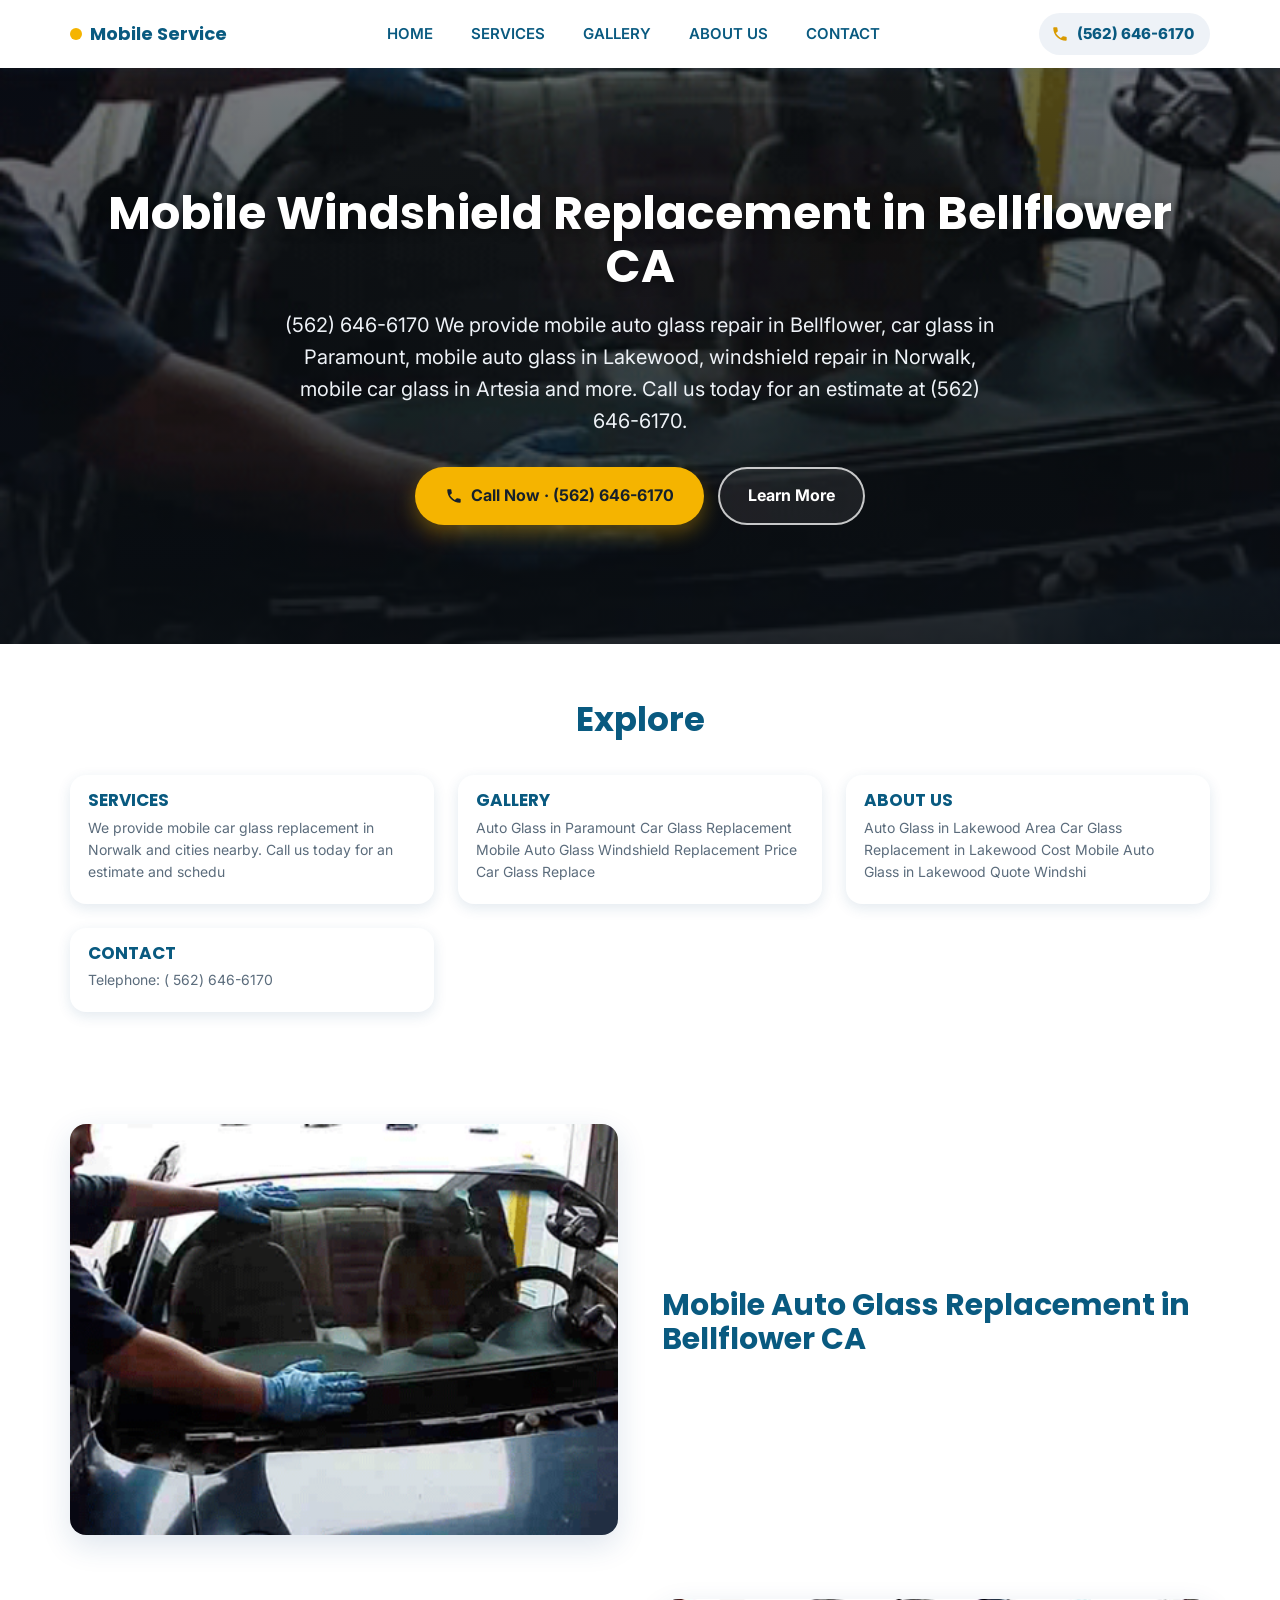
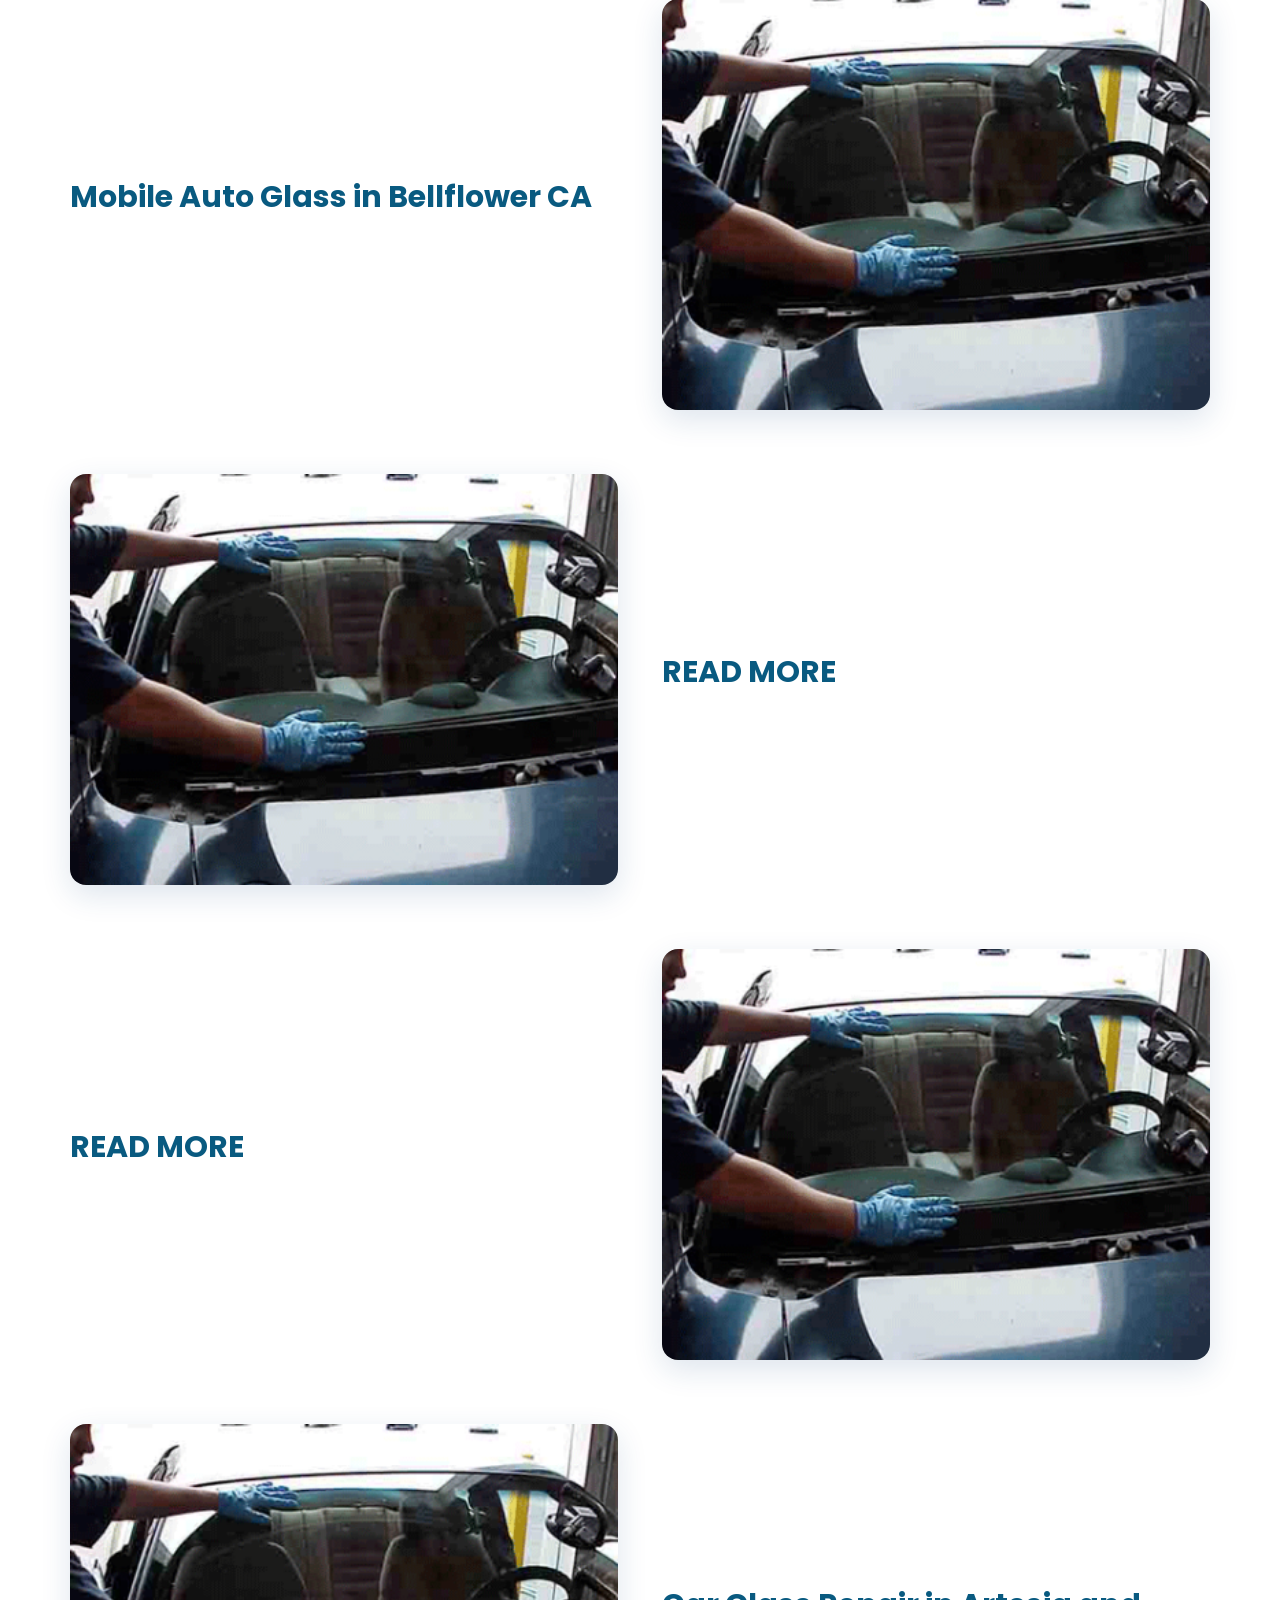
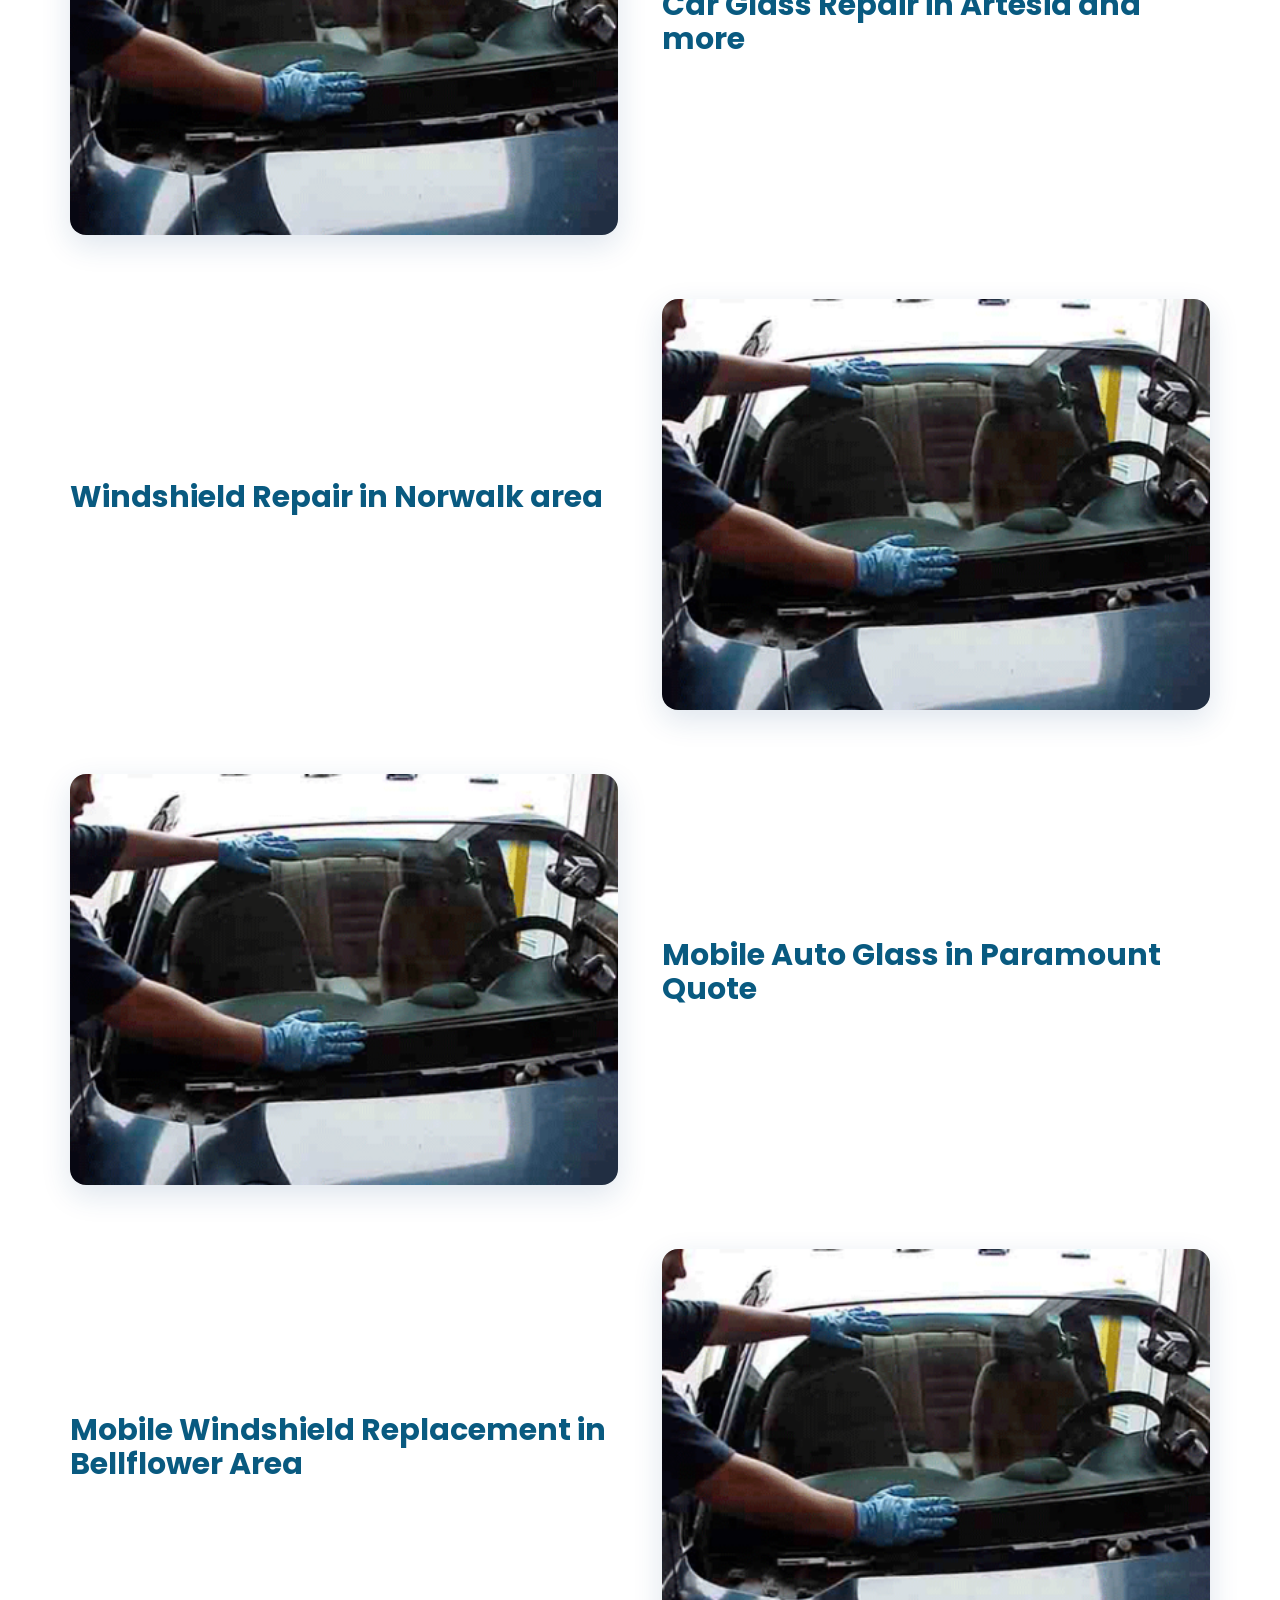
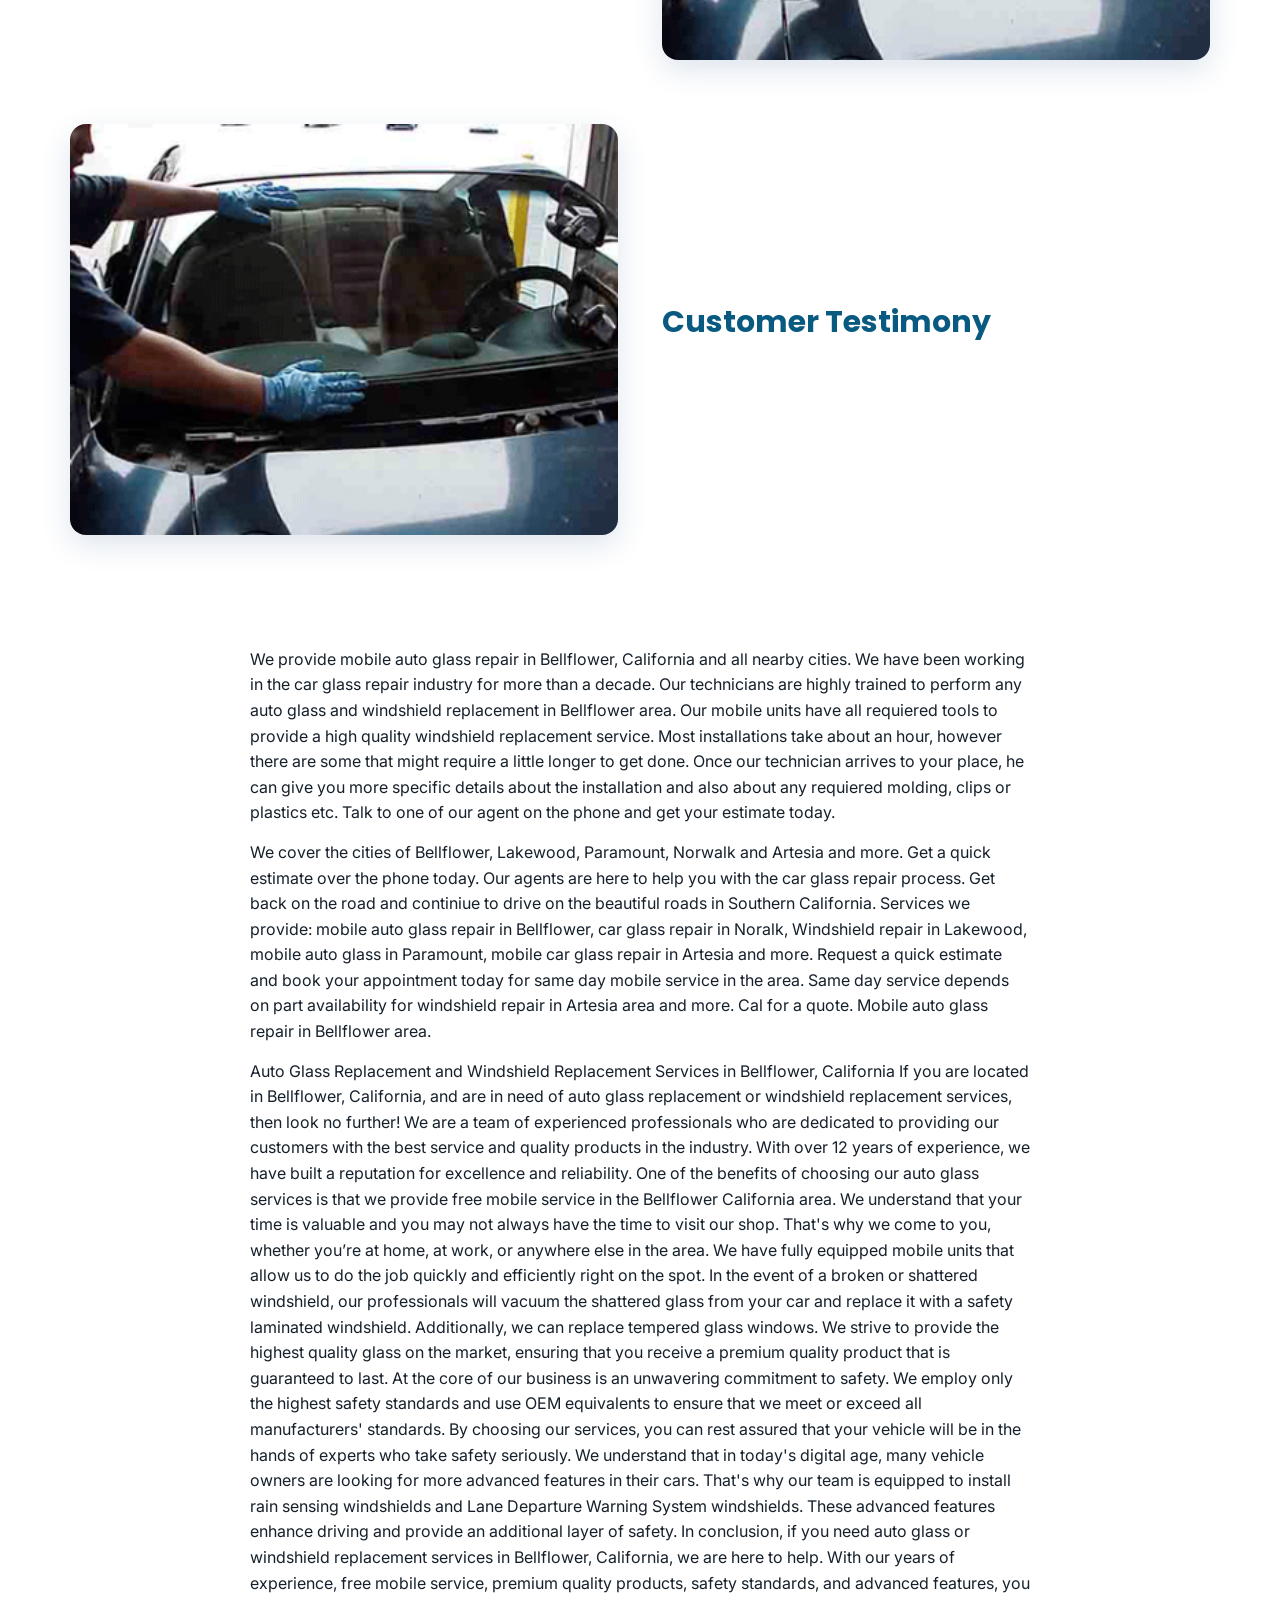
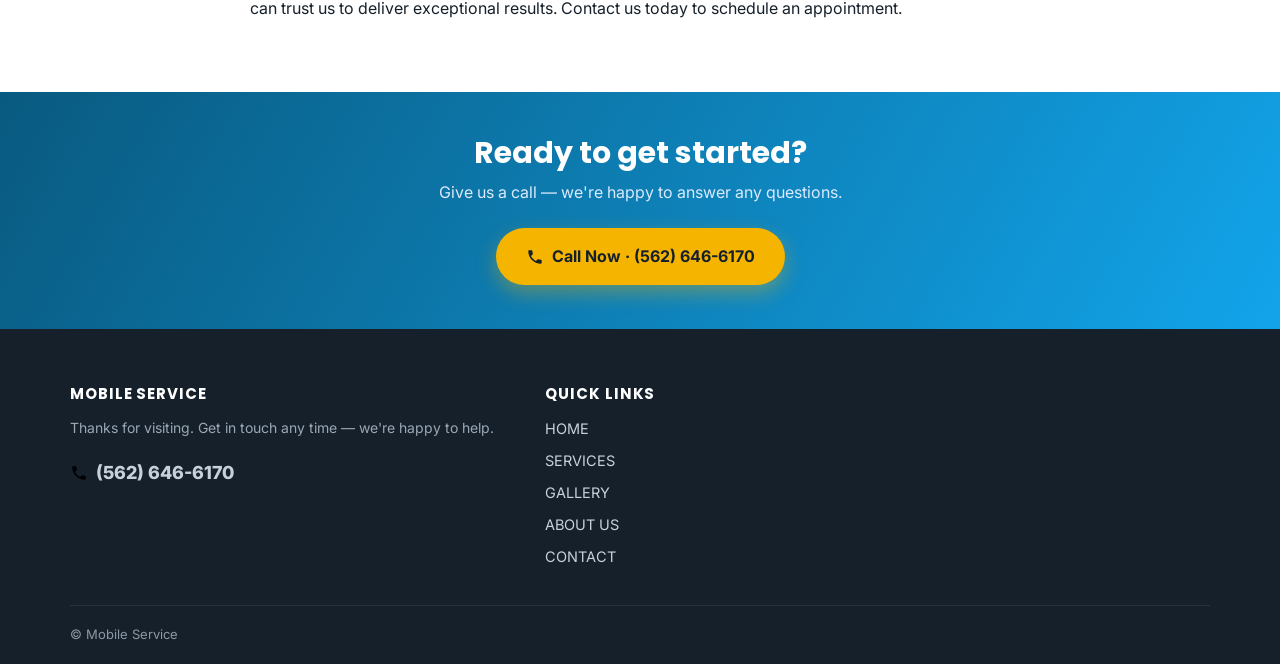
<file: index.html>
<!DOCTYPE html>
<html lang="en">
<head>
<meta charset="utf-8"/>
<meta name="viewport" content="width=device-width, initial-scale=1"/>
<title>Mobile Auto Glass Repair in Bellflower and Mobile Car Windshield Replacement in Bellflower</title>
<meta name="description" content="(562) 646-6170 We provide mobile auto glass repair in Bellflower, car glass in Paramount, mobile auto glass in Lakewood, windshield repair in Norwalk, mobile car glass in Artesia and more. Call us today for an estimate at (562) 646-6170."/>
<link rel="preconnect" href="https://fonts.googleapis.com">
<link href="assets/redesign.css" rel="stylesheet"/>
</head>
<body>

<header class="site-header">
  <div class="header-bar">
    <a href="index.html" class="brand"><span class="dot"></span>Mobile Service</a>
    <nav class="main-nav"><a href="index.html">HOME</a><a href="windshield-repair-in-norwalk.html">SERVICES</a><a href="windshield-repair-in-paramount.html">GALLERY</a><a href="windshield-repair-in-lakewood.html">ABOUT US</a><a href="windshield-repair-in-artesia.html">CONTACT</a></nav>
    <div class="header-cta">
      <a class="phone-pill" href="tel:5626466170"><svg viewBox="0 0 24 24"><path d="M6.6 10.8c1.4 2.8 3.8 5.1 6.6 6.6l2.2-2.2c.3-.3.7-.4 1-.2 1.1.4 2.3.6 3.5.6.6 0 1 .4 1 1V20c0 .6-.4 1-1 1C10.6 21 3 13.4 3 4c0-.6.4-1 1-1h3.5c.6 0 1 .4 1 1 0 1.2.2 2.4.6 3.5.1.4 0 .8-.3 1L6.6 10.8z"/></svg><span class="btn-label">(562) 646-6170</span></a>
      <button class="nav-toggle" aria-label="Open menu"><span></span><span></span><span></span></button>
    </div>
  </div>
  <div class="nav-backdrop"></div>
</header>


<section class="hero" style="background-image:url('images/auto-glass-repair-in-Downey_d400.png')">
  <div class="hero-inner">
    <h1>Mobile Windshield Replacement in Bellflower CA</h1>
    <p class="lead">(562) 646-6170 We provide mobile auto glass repair in Bellflower, car glass in Paramount, mobile auto glass in Lakewood, windshield repair in Norwalk, mobile car glass in Artesia and more. Call us today for an estimate at (562) 646-6170.</p>
    <div class="hero-actions">
      <a class="btn btn-accent" href="tel:5626466170"><svg viewBox="0 0 24 24"><path d="M6.6 10.8c1.4 2.8 3.8 5.1 6.6 6.6l2.2-2.2c.3-.3.7-.4 1-.2 1.1.4 2.3.6 3.5.6.6 0 1 .4 1 1V20c0 .6-.4 1-1 1C10.6 21 3 13.4 3 4c0-.6.4-1 1-1h3.5c.6 0 1 .4 1 1 0 1.2.2 2.4.6 3.5.1.4 0 .8-.3 1L6.6 10.8z"/></svg> Call Now &middot; (562) 646-6170</a>
      <a class="btn btn-outline" href="#more">Learn More</a>
    </div>
  </div>
</section>

<section class="section">
  <div class="container">
    <div class="section-head"><h2>Explore</h2></div>
    <div class="grid grid-3">
<a class="card" href="windshield-repair-in-norwalk.html" style="text-decoration:none;">
  <div class="card-body"><h3>SERVICES</h3><p>We provide mobile car glass replacement in Norwalk and cities nearby. Call us today for an estimate and schedu</p></div>
</a>
<a class="card" href="windshield-repair-in-paramount.html" style="text-decoration:none;">
  <div class="card-body"><h3>GALLERY</h3><p>Auto Glass in Paramount Car Glass Replacement Mobile Auto Glass Windshield Replacement Price Car Glass Replace</p></div>
</a>
<a class="card" href="windshield-repair-in-lakewood.html" style="text-decoration:none;">
  <div class="card-body"><h3>ABOUT US</h3><p>Auto Glass in Lakewood Area Car Glass Replacement in Lakewood Cost Mobile Auto Glass in Lakewood Quote Windshi</p></div>
</a>
<a class="card" href="windshield-repair-in-artesia.html" style="text-decoration:none;">
  <div class="card-body"><h3>CONTACT</h3><p>Telephone: ( 562) 646-6170</p></div>
</a></div>
  </div>
</section>
<section class="section" id="more"><div class="container">
<div class="feature-row">
  <div class="feature-media"><img src="images/auto-glass-repair-in-Downey_d400.png" alt="Mobile Auto Glass Replacement in Bellflower CA" loading="lazy"/></div>
  <div class="feature-text">
    <h2>Mobile Auto Glass Replacement in Bellflower CA</h2>
    <p></p>
  </div>
</div>

<div class="feature-row reverse">
  <div class="feature-media"><img src="images/auto-glass-repair-in-Downey_d400.png" alt="Mobile Auto Glass in Bellflower CA" loading="lazy"/></div>
  <div class="feature-text">
    <h2>Mobile Auto Glass in Bellflower CA</h2>
    <p></p>
  </div>
</div>

<div class="feature-row">
  <div class="feature-media"><img src="images/auto-glass-repair-in-Downey_d400.png" alt="READ MORE" loading="lazy"/></div>
  <div class="feature-text">
    <h2>READ MORE</h2>
    <p></p>
  </div>
</div>

<div class="feature-row reverse">
  <div class="feature-media"><img src="images/auto-glass-repair-in-Downey_d400.png" alt="READ MORE" loading="lazy"/></div>
  <div class="feature-text">
    <h2>READ MORE</h2>
    <p></p>
  </div>
</div>

<div class="feature-row">
  <div class="feature-media"><img src="images/auto-glass-repair-in-Downey_d400.png" alt="Car Glass Repair in Artesia and more" loading="lazy"/></div>
  <div class="feature-text">
    <h2>Car Glass Repair in Artesia and more</h2>
    <p></p>
  </div>
</div>

<div class="feature-row reverse">
  <div class="feature-media"><img src="images/auto-glass-repair-in-Downey_d400.png" alt="Windshield Repair in Norwalk area" loading="lazy"/></div>
  <div class="feature-text">
    <h2>Windshield Repair in Norwalk area</h2>
    <p></p>
  </div>
</div>

<div class="feature-row">
  <div class="feature-media"><img src="images/auto-glass-repair-in-Downey_d400.png" alt="Mobile Auto Glass in Paramount Quote" loading="lazy"/></div>
  <div class="feature-text">
    <h2>Mobile Auto Glass in Paramount Quote</h2>
    <p></p>
  </div>
</div>

<div class="feature-row reverse">
  <div class="feature-media"><img src="images/auto-glass-repair-in-Downey_d400.png" alt="Mobile Windshield Replacement in Bellflower Area" loading="lazy"/></div>
  <div class="feature-text">
    <h2>Mobile Windshield Replacement in Bellflower Area</h2>
    <p></p>
  </div>
</div>

<div class="feature-row">
  <div class="feature-media"><img src="images/auto-glass-repair-in-Downey_d400.png" alt="Customer Testimony" loading="lazy"/></div>
  <div class="feature-text">
    <h2>Customer Testimony</h2>
    <p></p>
  </div>
</div>
</div></section><section class="section"><div class="container" style="max-width:820px;"><p>We provide mobile auto glass repair in Bellflower, California and all nearby cities. We have been working in the car glass repair industry for more than a decade. Our technicians are highly trained to perform any auto glass and windshield replacement in Bellflower area. Our mobile units have all requiered tools to provide a high quality windshield replacement service. Most installations take about an hour, however there are some that might require a little longer to get done. Once our technician arrives to your place, he can give you more specific details about the installation and also about any requiered molding, clips or plastics etc. Talk to one of our agent on the phone and get your estimate today.</p><p>We cover the cities of Bellflower, Lakewood, Paramount, Norwalk and Artesia and more. Get a quick estimate over the phone today. Our agents are here to help you with the car glass repair process. Get back on the road and continiue to drive on the beautiful roads in Southern California. Services we provide: mobile auto glass repair in Bellflower, car glass repair in Noralk, Windshield repair in Lakewood, mobile auto glass in Paramount, mobile car glass repair in Artesia and more. Request a quick estimate and book your appointment today for same day mobile service in the area. Same day service depends on part availability for windshield repair in Artesia area and more. Cal for a quote. Mobile auto glass repair in Bellflower area.</p><p>Auto Glass Replacement and Windshield Replacement Services in Bellflower, California If you are located in Bellflower, California, and are in need of auto glass replacement or windshield replacement services, then look no further! We are a team of experienced professionals who are dedicated to providing our customers with the best service and quality products in the industry. With over 12 years of experience, we have built a reputation for excellence and reliability. One of the benefits of choosing our auto glass services is that we provide free mobile service in the Bellflower California area. We understand that your time is valuable and you may not always have the time to visit our shop. That&#x27;s why we come to you, whether you’re at home, at work, or anywhere else in the area. We have fully equipped mobile units that allow us to do the job quickly and efficiently right on the spot. In the event of a broken or shattered windshield, our professionals will vacuum the shattered glass from your car and replace it with a safety laminated windshield. Additionally, we can replace tempered glass windows. We strive to provide the highest quality glass on the market, ensuring that you receive a premium quality product that is guaranteed to last. At the core of our business is an unwavering commitment to safety. We employ only the highest safety standards and use OEM equivalents to ensure that we meet or exceed all manufacturers&#x27; standards. By choosing our services, you can rest assured that your vehicle will be in the hands of experts who take safety seriously. We understand that in today&#x27;s digital age, many vehicle owners are looking for more advanced features in their cars. That&#x27;s why our team is equipped to install rain sensing windshields and Lane Departure Warning System windshields. These advanced features enhance driving and provide an additional layer of safety. In conclusion, if you need auto glass or windshield replacement services in Bellflower, California, we are here to help. With our years of experience, free mobile service, premium quality products, safety standards, and advanced features, you can trust us to deliver exceptional results. Contact us today to schedule an appointment.</p></div></section>
<section class="cta-band">
  <div class="container">
    <h2>Ready to get started?</h2>
    <p>Give us a call — we're happy to answer any questions.</p>
    <a class="btn btn-accent" href="tel:5626466170"><svg viewBox="0 0 24 24"><path d="M6.6 10.8c1.4 2.8 3.8 5.1 6.6 6.6l2.2-2.2c.3-.3.7-.4 1-.2 1.1.4 2.3.6 3.5.6.6 0 1 .4 1 1V20c0 .6-.4 1-1 1C10.6 21 3 13.4 3 4c0-.6.4-1 1-1h3.5c.6 0 1 .4 1 1 0 1.2.2 2.4.6 3.5.1.4 0 .8-.3 1L6.6 10.8z"/></svg> Call Now &middot; (562) 646-6170</a>
  </div>
</section>


<footer class="site-footer">
  <div class="container">
    <div class="footer-grid">
      <div class="footer-brand">
        <h4>Mobile Service</h4>
        <p>Thanks for visiting. Get in touch any time — we're happy to help.</p>
        <a class="footer-phone" href="tel:5626466170"><svg viewBox="0 0 24 24"><path d="M6.6 10.8c1.4 2.8 3.8 5.1 6.6 6.6l2.2-2.2c.3-.3.7-.4 1-.2 1.1.4 2.3.6 3.5.6.6 0 1 .4 1 1V20c0 .6-.4 1-1 1C10.6 21 3 13.4 3 4c0-.6.4-1 1-1h3.5c.6 0 1 .4 1 1 0 1.2.2 2.4.6 3.5.1.4 0 .8-.3 1L6.6 10.8z"/></svg> (562) 646-6170</a>
      </div>
      <div>
        <h4>Quick Links</h4>
        <div class="footer-links"><a href="index.html">HOME</a><a href="windshield-repair-in-norwalk.html">SERVICES</a><a href="windshield-repair-in-paramount.html">GALLERY</a><a href="windshield-repair-in-lakewood.html">ABOUT US</a><a href="windshield-repair-in-artesia.html">CONTACT</a></div>
      </div>
      
    </div>
    <div class="footer-bottom">
      <span>&copy; Mobile Service</span>
    </div>
    
  </div>
</footer>

<script src="assets/redesign.js"></script>
</body>
</html>
</file>
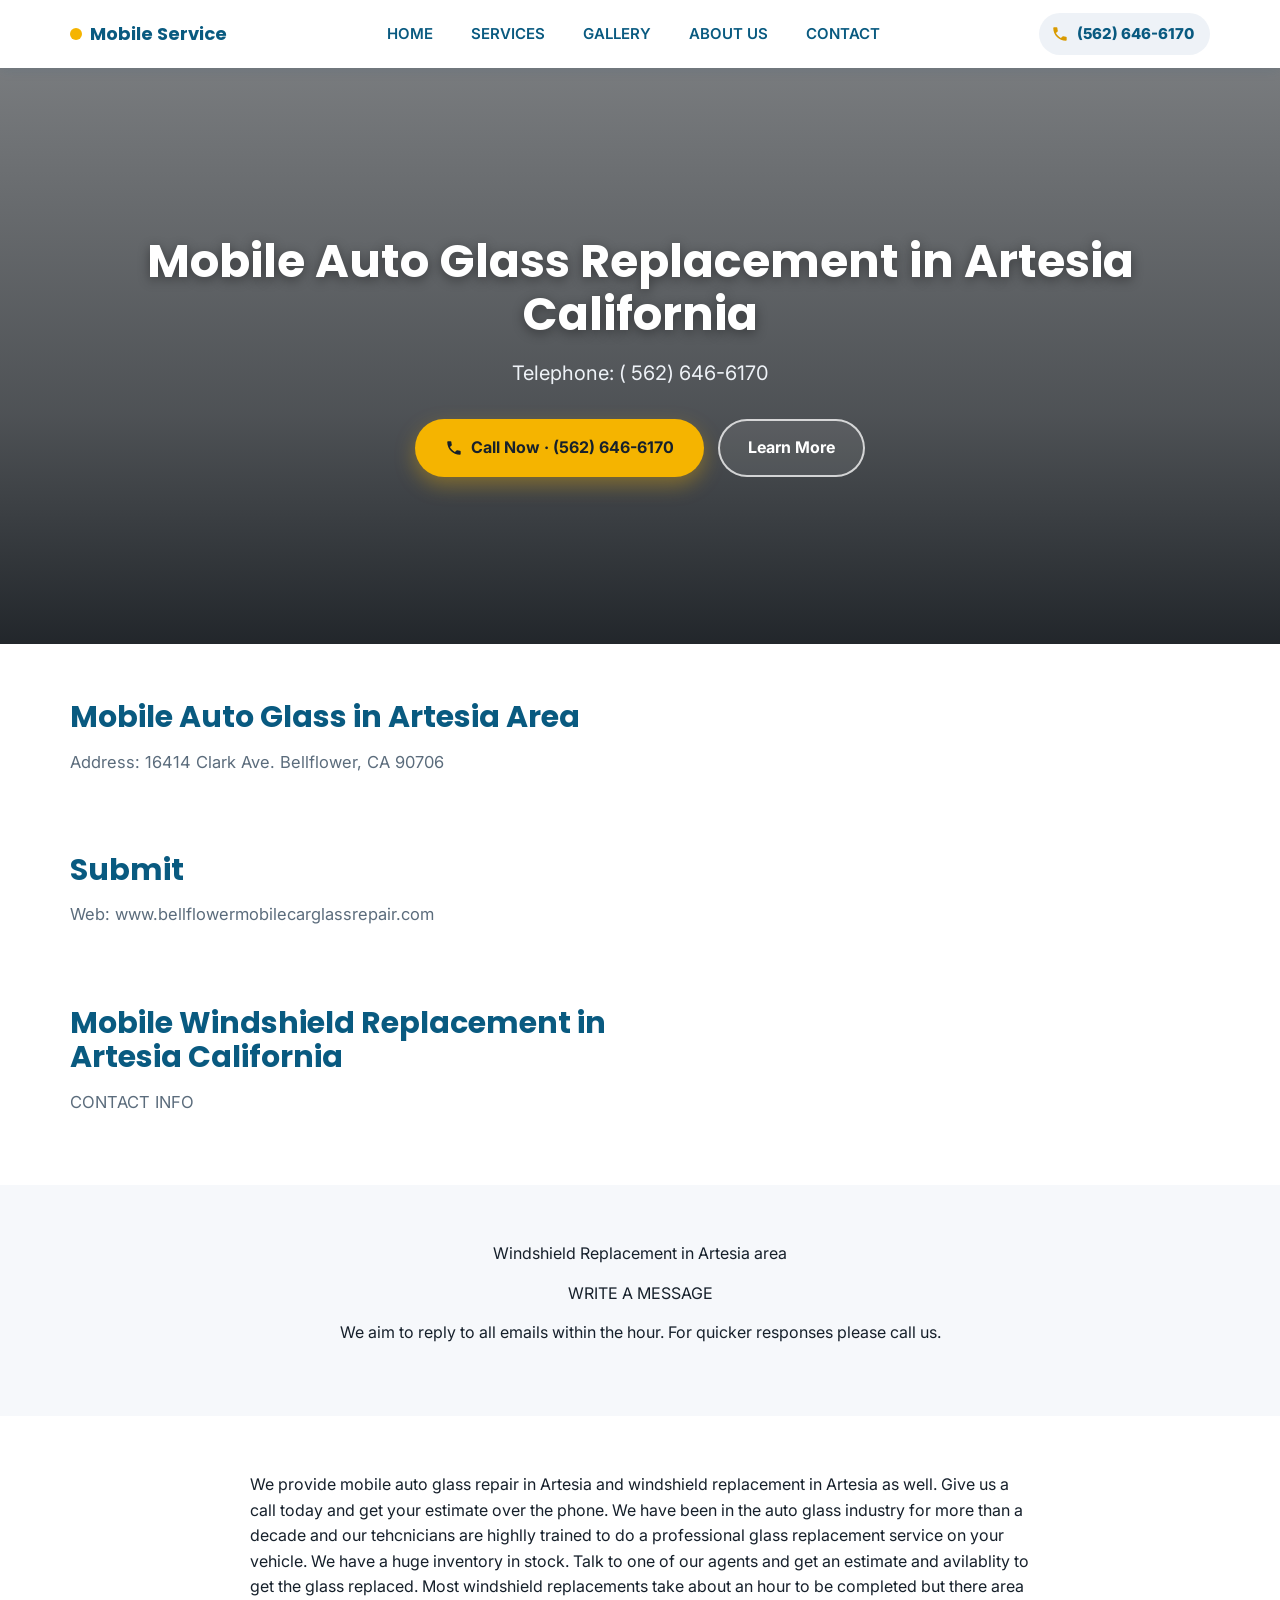
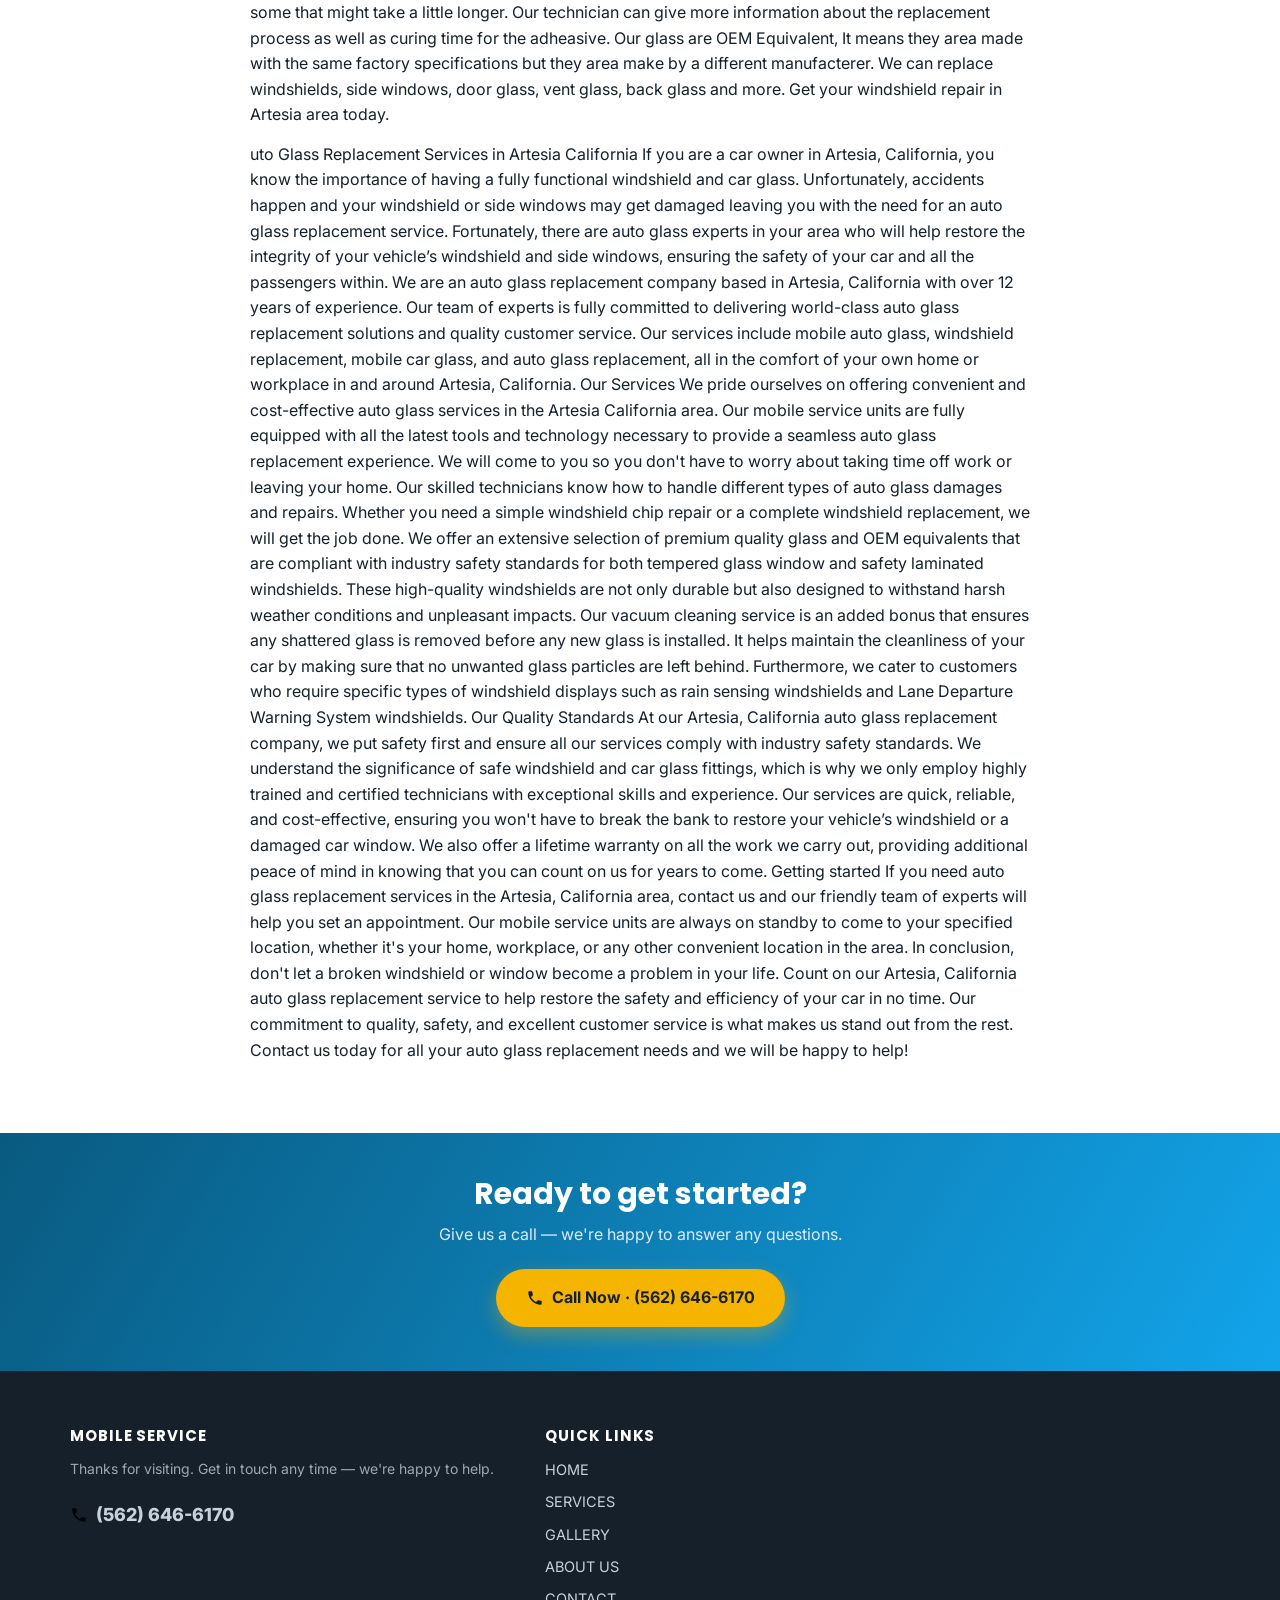
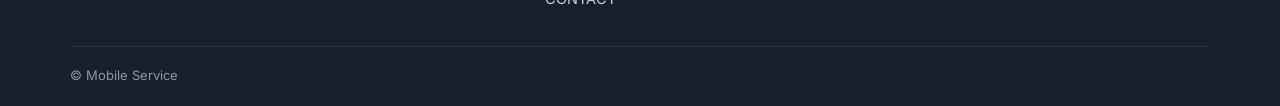
<file: windshield-repair-in-artesia.html>
<!DOCTYPE html>
<html lang="en">
<head>
<meta charset="utf-8"/>
<meta name="viewport" content="width=device-width, initial-scale=1"/>
<title>Mobile Auto Glass Repair in Artesia and Windshield Replacement</title>
<meta name="description" content="(562) 646-6170 We provide mobile auto glass repair in Artesia area and cities nearby. We cover all Los Angeles County and Orange County. We are able to provide same day service when we have the part in stock and we have availability to do it. Give us a call today and we will be happy to assist you with the windshield replacement service."/>
<link rel="preconnect" href="https://fonts.googleapis.com">
<link href="assets/redesign.css" rel="stylesheet"/>
</head>
<body>

<header class="site-header">
  <div class="header-bar">
    <a href="index.html" class="brand"><span class="dot"></span>Mobile Service</a>
    <nav class="main-nav"><a href="index.html">HOME</a><a href="windshield-repair-in-norwalk.html">SERVICES</a><a href="windshield-repair-in-paramount.html">GALLERY</a><a href="windshield-repair-in-lakewood.html">ABOUT US</a><a href="windshield-repair-in-artesia.html">CONTACT</a></nav>
    <div class="header-cta">
      <a class="phone-pill" href="tel:5626466170"><svg viewBox="0 0 24 24"><path d="M6.6 10.8c1.4 2.8 3.8 5.1 6.6 6.6l2.2-2.2c.3-.3.7-.4 1-.2 1.1.4 2.3.6 3.5.6.6 0 1 .4 1 1V20c0 .6-.4 1-1 1C10.6 21 3 13.4 3 4c0-.6.4-1 1-1h3.5c.6 0 1 .4 1 1 0 1.2.2 2.4.6 3.5.1.4 0 .8-.3 1L6.6 10.8z"/></svg><span class="btn-label">(562) 646-6170</span></a>
      <button class="nav-toggle" aria-label="Open menu"><span></span><span></span><span></span></button>
    </div>
  </div>
  <div class="nav-backdrop"></div>
</header>


<section class="hero">
  <div class="hero-inner">
    <h1>Mobile Auto Glass Replacement in Artesia California</h1>
    <p class="lead">Telephone: ( 562) 646-6170</p>
    <div class="hero-actions">
      <a class="btn btn-accent" href="tel:5626466170"><svg viewBox="0 0 24 24"><path d="M6.6 10.8c1.4 2.8 3.8 5.1 6.6 6.6l2.2-2.2c.3-.3.7-.4 1-.2 1.1.4 2.3.6 3.5.6.6 0 1 .4 1 1V20c0 .6-.4 1-1 1C10.6 21 3 13.4 3 4c0-.6.4-1 1-1h3.5c.6 0 1 .4 1 1 0 1.2.2 2.4.6 3.5.1.4 0 .8-.3 1L6.6 10.8z"/></svg> Call Now &middot; (562) 646-6170</a>
      <a class="btn btn-outline" href="#more">Learn More</a>
    </div>
  </div>
</section>
<section class="section" id="more"><div class="container">
<div class="feature-row">
  
  <div class="feature-text">
    <h2>Mobile Auto Glass in Artesia Area</h2>
    <p>Address: 16414 Clark Ave. Bellflower, CA 90706</p>
  </div>
</div>

<div class="feature-row reverse">
  
  <div class="feature-text">
    <h2>Submit</h2>
    <p>Web: www.bellflowermobilecarglassrepair.com</p>
  </div>
</div>

<div class="feature-row">
  
  <div class="feature-text">
    <h2>Mobile Windshield Replacement in Artesia California</h2>
    <p>CONTACT INFO</p>
  </div>
</div>
</div></section><section class="section section-alt"><div class="container" style="max-width:820px; text-align:center;"><p>Windshield Replacement in Artesia area</p><p>WRITE A MESSAGE</p><p>We aim to reply to all emails within the hour. For quicker responses please call us.</p></div></section><section class="section"><div class="container" style="max-width:820px;"><p>We provide mobile auto glass repair in Artesia and windshield replacement in Artesia as well. Give us a call today and get your estimate over the phone. We have been in the auto glass industry for more than a decade and our tehcnicians are highlly trained to do a professional glass replacement service on your vehicle. We have a huge inventory in stock. Talk to one of our agents and get an estimate and avilablity to get the glass replaced. Most windshield replacements take about an hour to be completed but there area some that might take a little longer. Our technician can give more information about the replacement process as well as curing time for the adheasive. Our glass are OEM Equivalent, It means they area made with the same factory specifications but they area make by a different manufacterer. We can replace windshields, side windows, door glass, vent glass, back glass and more. Get your windshield repair in Artesia area today.</p><p>uto Glass Replacement Services in Artesia California If you are a car owner in Artesia, California, you know the importance of having a fully functional windshield and car glass. Unfortunately, accidents happen and your windshield or side windows may get damaged leaving you with the need for an auto glass replacement service. Fortunately, there are auto glass experts in your area who will help restore the integrity of your vehicle’s windshield and side windows, ensuring the safety of your car and all the passengers within. We are an auto glass replacement company based in Artesia, California with over 12 years of experience. Our team of experts is fully committed to delivering world-class auto glass replacement solutions and quality customer service. Our services include mobile auto glass, windshield replacement, mobile car glass, and auto glass replacement, all in the comfort of your own home or workplace in and around Artesia, California. Our Services We pride ourselves on offering convenient and cost-effective auto glass services in the Artesia California area. Our mobile service units are fully equipped with all the latest tools and technology necessary to provide a seamless auto glass replacement experience. We will come to you so you don&#x27;t have to worry about taking time off work or leaving your home. Our skilled technicians know how to handle different types of auto glass damages and repairs. Whether you need a simple windshield chip repair or a complete windshield replacement, we will get the job done. We offer an extensive selection of premium quality glass and OEM equivalents that are compliant with industry safety standards for both tempered glass window and safety laminated windshields. These high-quality windshields are not only durable but also designed to withstand harsh weather conditions and unpleasant impacts. Our vacuum cleaning service is an added bonus that ensures any shattered glass is removed before any new glass is installed. It helps maintain the cleanliness of your car by making sure that no unwanted glass particles are left behind. Furthermore, we cater to customers who require specific types of windshield displays such as rain sensing windshields and Lane Departure Warning System windshields. Our Quality Standards At our Artesia, California auto glass replacement company, we put safety first and ensure all our services comply with industry safety standards. We understand the significance of safe windshield and car glass fittings, which is why we only employ highly trained and certified technicians with exceptional skills and experience. Our services are quick, reliable, and cost-effective, ensuring you won&#x27;t have to break the bank to restore your vehicle’s windshield or a damaged car window. We also offer a lifetime warranty on all the work we carry out, providing additional peace of mind in knowing that you can count on us for years to come. Getting started If you need auto glass replacement services in the Artesia, California area, contact us and our friendly team of experts will help you set an appointment. Our mobile service units are always on standby to come to your specified location, whether it&#x27;s your home, workplace, or any other convenient location in the area. In conclusion, don&#x27;t let a broken windshield or window become a problem in your life. Count on our Artesia, California auto glass replacement service to help restore the safety and efficiency of your car in no time. Our commitment to quality, safety, and excellent customer service is what makes us stand out from the rest. Contact us today for all your auto glass replacement needs and we will be happy to help!</p></div></section>
<section class="cta-band">
  <div class="container">
    <h2>Ready to get started?</h2>
    <p>Give us a call — we're happy to answer any questions.</p>
    <a class="btn btn-accent" href="tel:5626466170"><svg viewBox="0 0 24 24"><path d="M6.6 10.8c1.4 2.8 3.8 5.1 6.6 6.6l2.2-2.2c.3-.3.7-.4 1-.2 1.1.4 2.3.6 3.5.6.6 0 1 .4 1 1V20c0 .6-.4 1-1 1C10.6 21 3 13.4 3 4c0-.6.4-1 1-1h3.5c.6 0 1 .4 1 1 0 1.2.2 2.4.6 3.5.1.4 0 .8-.3 1L6.6 10.8z"/></svg> Call Now &middot; (562) 646-6170</a>
  </div>
</section>


<footer class="site-footer">
  <div class="container">
    <div class="footer-grid">
      <div class="footer-brand">
        <h4>Mobile Service</h4>
        <p>Thanks for visiting. Get in touch any time — we're happy to help.</p>
        <a class="footer-phone" href="tel:5626466170"><svg viewBox="0 0 24 24"><path d="M6.6 10.8c1.4 2.8 3.8 5.1 6.6 6.6l2.2-2.2c.3-.3.7-.4 1-.2 1.1.4 2.3.6 3.5.6.6 0 1 .4 1 1V20c0 .6-.4 1-1 1C10.6 21 3 13.4 3 4c0-.6.4-1 1-1h3.5c.6 0 1 .4 1 1 0 1.2.2 2.4.6 3.5.1.4 0 .8-.3 1L6.6 10.8z"/></svg> (562) 646-6170</a>
      </div>
      <div>
        <h4>Quick Links</h4>
        <div class="footer-links"><a href="index.html">HOME</a><a href="windshield-repair-in-norwalk.html">SERVICES</a><a href="windshield-repair-in-paramount.html">GALLERY</a><a href="windshield-repair-in-lakewood.html">ABOUT US</a><a href="windshield-repair-in-artesia.html">CONTACT</a></div>
      </div>
      
    </div>
    <div class="footer-bottom">
      <span>&copy; Mobile Service</span>
    </div>
    
  </div>
</footer>

<script src="assets/redesign.js"></script>
</body>
</html>
</file>
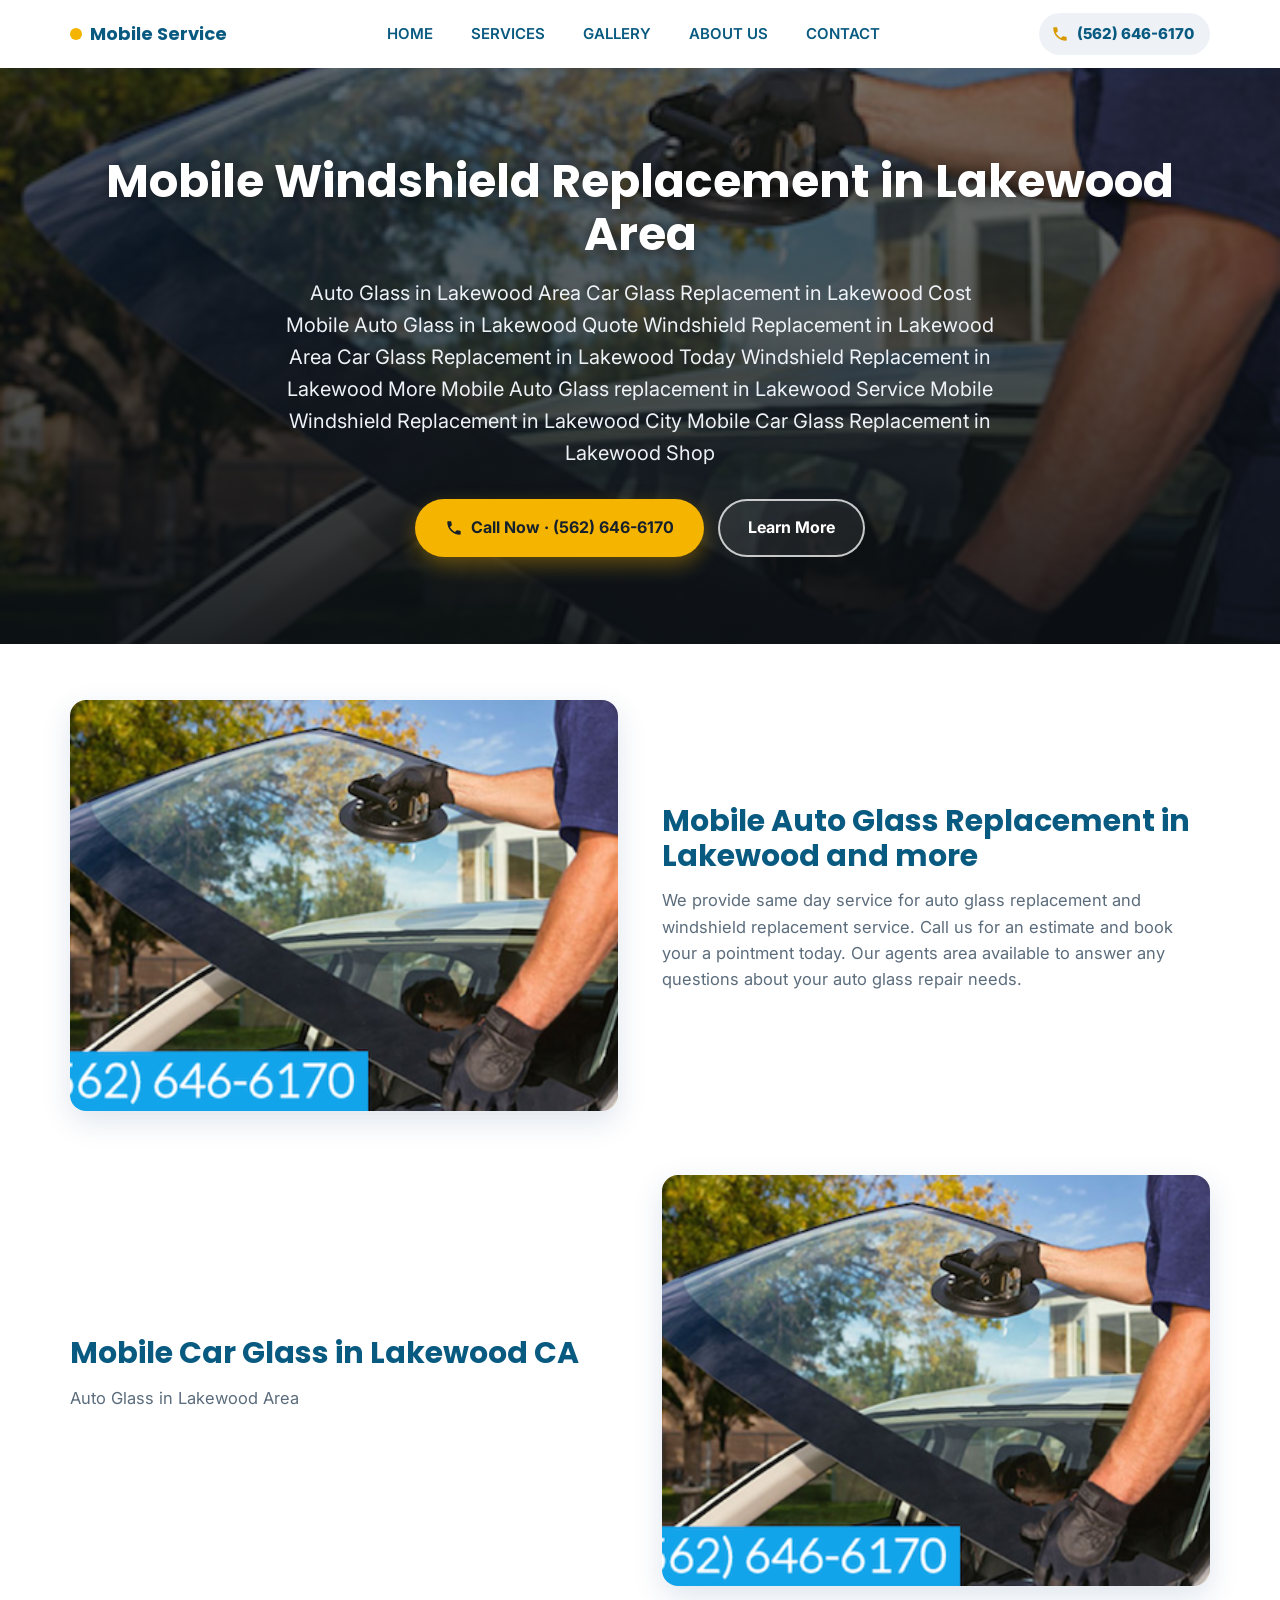
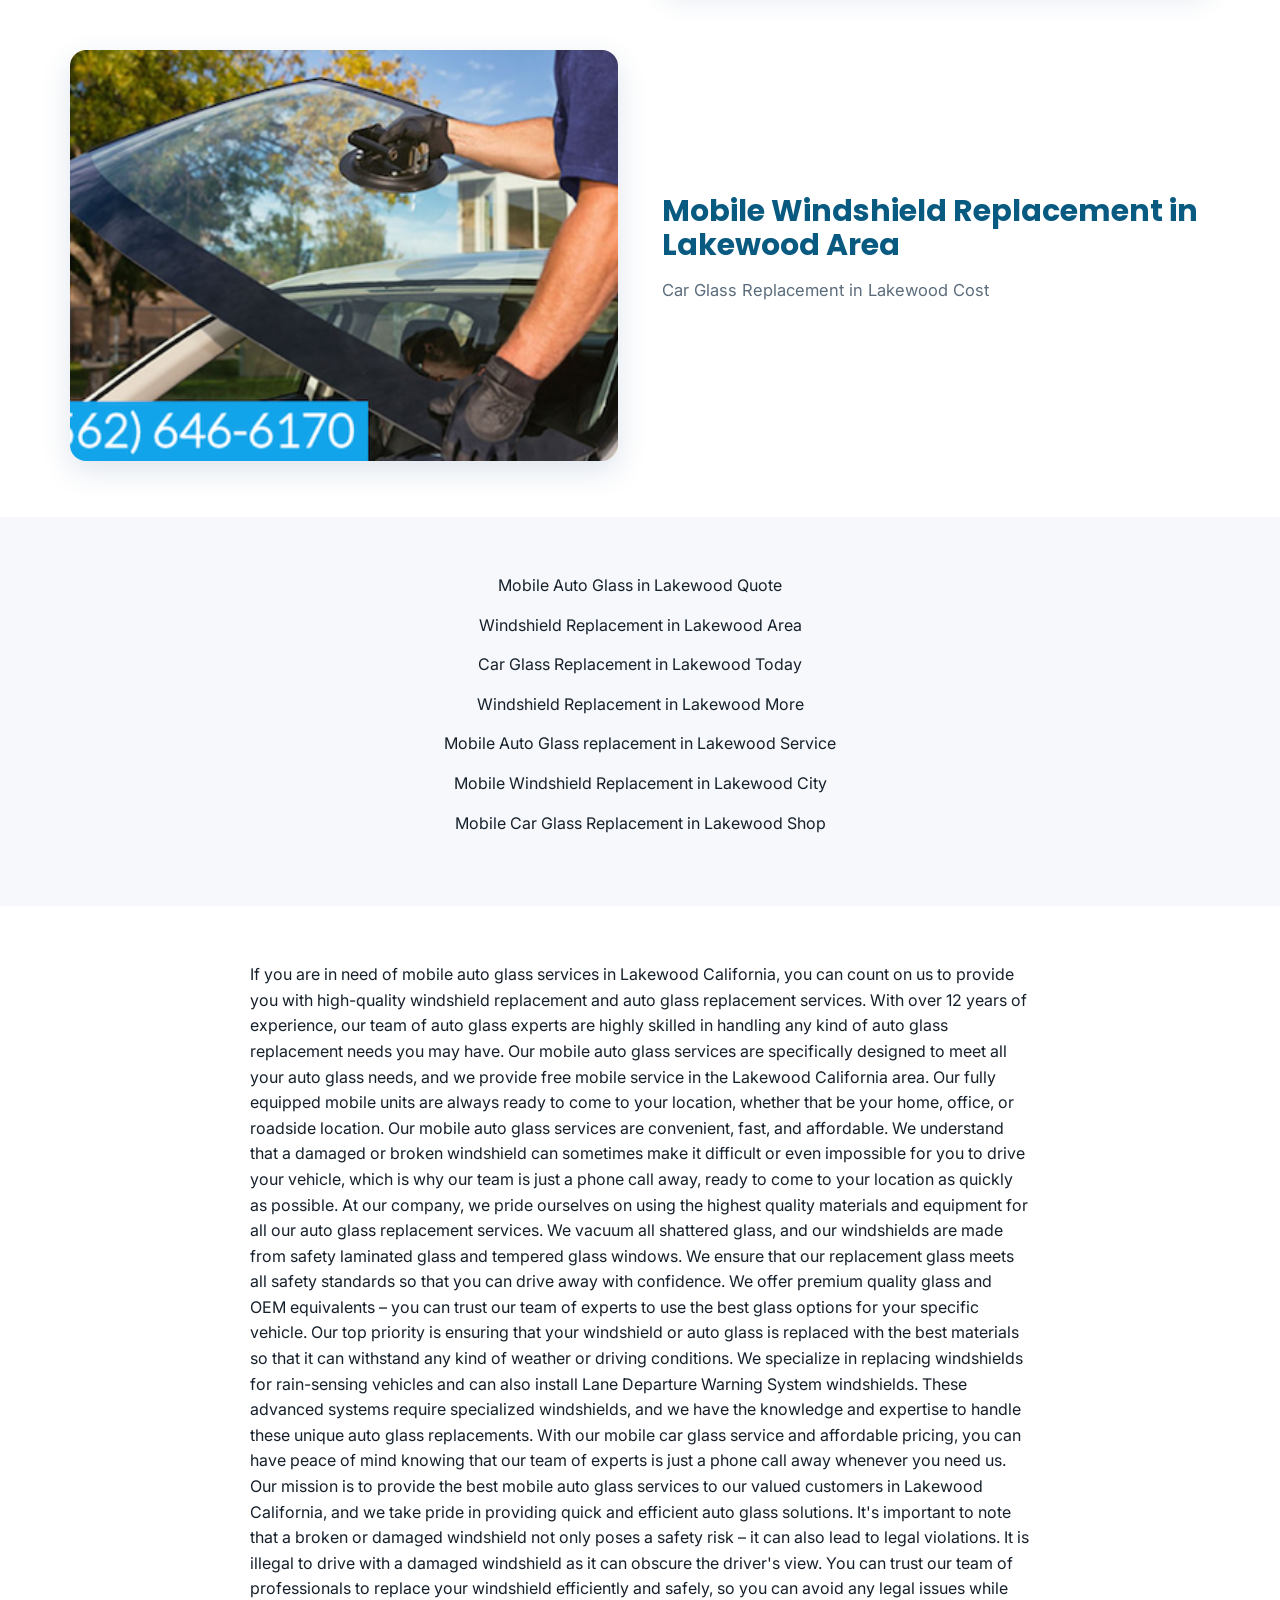
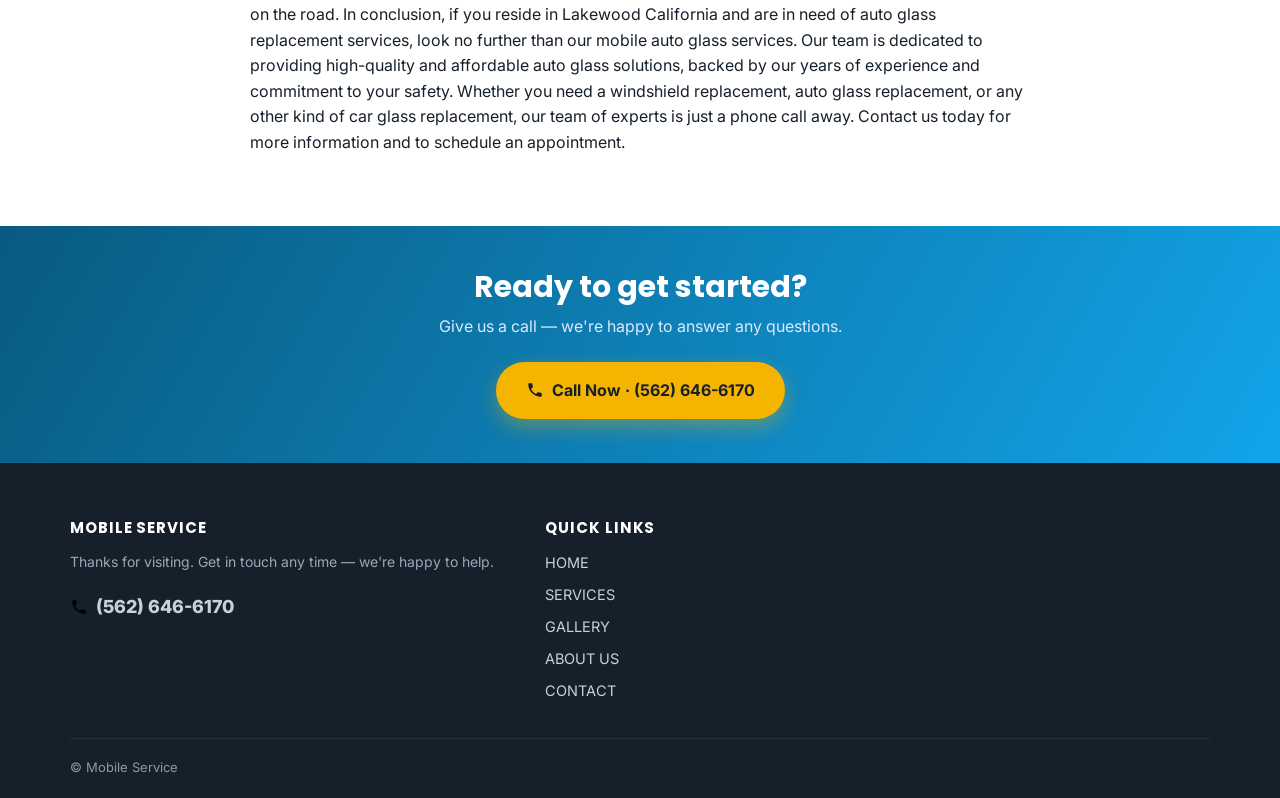
<file: windshield-repair-in-lakewood.html>
<!DOCTYPE html>
<html lang="en">
<head>
<meta charset="utf-8"/>
<meta name="viewport" content="width=device-width, initial-scale=1"/>
<title>Mobile Auto Glass Repair in Lakewood and Windshield Replacement</title>
<meta name="description" content="(562) 646-6170 We offer mobile auto glass repair in Lakewood area. Our mobile units can come to your places to take care of your auto glass needs. Call us today and get a quick quote over the phone. Our agents area here to assist you with any question that you may have. Talk to us and allow us to help you with your car glass today."/>
<link rel="preconnect" href="https://fonts.googleapis.com">
<link href="assets/redesign.css" rel="stylesheet"/>
</head>
<body>

<header class="site-header">
  <div class="header-bar">
    <a href="index.html" class="brand"><span class="dot"></span>Mobile Service</a>
    <nav class="main-nav"><a href="index.html">HOME</a><a href="windshield-repair-in-norwalk.html">SERVICES</a><a href="windshield-repair-in-paramount.html">GALLERY</a><a href="windshield-repair-in-lakewood.html">ABOUT US</a><a href="windshield-repair-in-artesia.html">CONTACT</a></nav>
    <div class="header-cta">
      <a class="phone-pill" href="tel:5626466170"><svg viewBox="0 0 24 24"><path d="M6.6 10.8c1.4 2.8 3.8 5.1 6.6 6.6l2.2-2.2c.3-.3.7-.4 1-.2 1.1.4 2.3.6 3.5.6.6 0 1 .4 1 1V20c0 .6-.4 1-1 1C10.6 21 3 13.4 3 4c0-.6.4-1 1-1h3.5c.6 0 1 .4 1 1 0 1.2.2 2.4.6 3.5.1.4 0 .8-.3 1L6.6 10.8z"/></svg><span class="btn-label">(562) 646-6170</span></a>
      <button class="nav-toggle" aria-label="Open menu"><span></span><span></span><span></span></button>
    </div>
  </div>
  <div class="nav-backdrop"></div>
</header>


<section class="hero" style="background-image:url('images/img_9f9295682b.png')">
  <div class="hero-inner">
    <h1>Mobile Windshield Replacement in Lakewood Area</h1>
    <p class="lead">Auto Glass in Lakewood Area Car Glass Replacement in Lakewood Cost Mobile Auto Glass in Lakewood Quote Windshield Replacement in Lakewood Area Car Glass Replacement in Lakewood Today Windshield Replacement in Lakewood More Mobile Auto Glass replacement in Lakewood Service Mobile Windshield Replacement in Lakewood City Mobile Car Glass Replacement in Lakewood Shop</p>
    <div class="hero-actions">
      <a class="btn btn-accent" href="tel:5626466170"><svg viewBox="0 0 24 24"><path d="M6.6 10.8c1.4 2.8 3.8 5.1 6.6 6.6l2.2-2.2c.3-.3.7-.4 1-.2 1.1.4 2.3.6 3.5.6.6 0 1 .4 1 1V20c0 .6-.4 1-1 1C10.6 21 3 13.4 3 4c0-.6.4-1 1-1h3.5c.6 0 1 .4 1 1 0 1.2.2 2.4.6 3.5.1.4 0 .8-.3 1L6.6 10.8z"/></svg> Call Now &middot; (562) 646-6170</a>
      <a class="btn btn-outline" href="#more">Learn More</a>
    </div>
  </div>
</section>
<section class="section" id="more"><div class="container">
<div class="feature-row">
  <div class="feature-media"><img src="images/img_9f9295682b.png" alt="Mobile Auto Glass Replacement in Lakewood and more" loading="lazy"/></div>
  <div class="feature-text">
    <h2>Mobile Auto Glass Replacement in Lakewood and more</h2>
    <p>We provide same day service for auto glass replacement and windshield replacement service. Call us for an estimate and book your a pointment today. Our agents area available to answer any questions about your auto glass repair needs.</p>
  </div>
</div>

<div class="feature-row reverse">
  <div class="feature-media"><img src="images/img_9f9295682b.png" alt="Mobile Car Glass in Lakewood CA" loading="lazy"/></div>
  <div class="feature-text">
    <h2>Mobile Car Glass in Lakewood CA</h2>
    <p>Auto Glass in Lakewood Area</p>
  </div>
</div>

<div class="feature-row">
  <div class="feature-media"><img src="images/img_9f9295682b.png" alt="Mobile Windshield Replacement in Lakewood Area" loading="lazy"/></div>
  <div class="feature-text">
    <h2>Mobile Windshield Replacement in Lakewood Area</h2>
    <p>Car Glass Replacement in Lakewood Cost</p>
  </div>
</div>
</div></section><section class="section section-alt"><div class="container" style="max-width:820px; text-align:center;"><p>Mobile Auto Glass in Lakewood Quote</p><p>Windshield Replacement in Lakewood Area</p><p>Car Glass Replacement in Lakewood Today</p><p>Windshield Replacement in Lakewood More</p><p>Mobile Auto Glass replacement in Lakewood Service</p><p>Mobile Windshield Replacement in Lakewood City</p><p>Mobile Car Glass Replacement in Lakewood Shop</p></div></section><section class="section"><div class="container" style="max-width:820px;"><p>If you are in need of mobile auto glass services in Lakewood California, you can count on us to provide you with high-quality windshield replacement and auto glass replacement services. With over 12 years of experience, our team of auto glass experts are highly skilled in handling any kind of auto glass replacement needs you may have. Our mobile auto glass services are specifically designed to meet all your auto glass needs, and we provide free mobile service in the Lakewood California area. Our fully equipped mobile units are always ready to come to your location, whether that be your home, office, or roadside location. Our mobile auto glass services are convenient, fast, and affordable. We understand that a damaged or broken windshield can sometimes make it difficult or even impossible for you to drive your vehicle, which is why our team is just a phone call away, ready to come to your location as quickly as possible. At our company, we pride ourselves on using the highest quality materials and equipment for all our auto glass replacement services. We vacuum all shattered glass, and our windshields are made from safety laminated glass and tempered glass windows. We ensure that our replacement glass meets all safety standards so that you can drive away with confidence. We offer premium quality glass and OEM equivalents – you can trust our team of experts to use the best glass options for your specific vehicle. Our top priority is ensuring that your windshield or auto glass is replaced with the best materials so that it can withstand any kind of weather or driving conditions. We specialize in replacing windshields for rain-sensing vehicles and can also install Lane Departure Warning System windshields. These advanced systems require specialized windshields, and we have the knowledge and expertise to handle these unique auto glass replacements. With our mobile car glass service and affordable pricing, you can have peace of mind knowing that our team of experts is just a phone call away whenever you need us. Our mission is to provide the best mobile auto glass services to our valued customers in Lakewood California, and we take pride in providing quick and efficient auto glass solutions. It&#x27;s important to note that a broken or damaged windshield not only poses a safety risk – it can also lead to legal violations. It is illegal to drive with a damaged windshield as it can obscure the driver&#x27;s view. You can trust our team of professionals to replace your windshield efficiently and safely, so you can avoid any legal issues while on the road. In conclusion, if you reside in Lakewood California and are in need of auto glass replacement services, look no further than our mobile auto glass services. Our team is dedicated to providing high-quality and affordable auto glass solutions, backed by our years of experience and commitment to your safety. Whether you need a windshield replacement, auto glass replacement, or any other kind of car glass replacement, our team of experts is just a phone call away. Contact us today for more information and to schedule an appointment.</p></div></section>
<section class="cta-band">
  <div class="container">
    <h2>Ready to get started?</h2>
    <p>Give us a call — we're happy to answer any questions.</p>
    <a class="btn btn-accent" href="tel:5626466170"><svg viewBox="0 0 24 24"><path d="M6.6 10.8c1.4 2.8 3.8 5.1 6.6 6.6l2.2-2.2c.3-.3.7-.4 1-.2 1.1.4 2.3.6 3.5.6.6 0 1 .4 1 1V20c0 .6-.4 1-1 1C10.6 21 3 13.4 3 4c0-.6.4-1 1-1h3.5c.6 0 1 .4 1 1 0 1.2.2 2.4.6 3.5.1.4 0 .8-.3 1L6.6 10.8z"/></svg> Call Now &middot; (562) 646-6170</a>
  </div>
</section>


<footer class="site-footer">
  <div class="container">
    <div class="footer-grid">
      <div class="footer-brand">
        <h4>Mobile Service</h4>
        <p>Thanks for visiting. Get in touch any time — we're happy to help.</p>
        <a class="footer-phone" href="tel:5626466170"><svg viewBox="0 0 24 24"><path d="M6.6 10.8c1.4 2.8 3.8 5.1 6.6 6.6l2.2-2.2c.3-.3.7-.4 1-.2 1.1.4 2.3.6 3.5.6.6 0 1 .4 1 1V20c0 .6-.4 1-1 1C10.6 21 3 13.4 3 4c0-.6.4-1 1-1h3.5c.6 0 1 .4 1 1 0 1.2.2 2.4.6 3.5.1.4 0 .8-.3 1L6.6 10.8z"/></svg> (562) 646-6170</a>
      </div>
      <div>
        <h4>Quick Links</h4>
        <div class="footer-links"><a href="index.html">HOME</a><a href="windshield-repair-in-norwalk.html">SERVICES</a><a href="windshield-repair-in-paramount.html">GALLERY</a><a href="windshield-repair-in-lakewood.html">ABOUT US</a><a href="windshield-repair-in-artesia.html">CONTACT</a></div>
      </div>
      
    </div>
    <div class="footer-bottom">
      <span>&copy; Mobile Service</span>
    </div>
    
  </div>
</footer>

<script src="assets/redesign.js"></script>
</body>
</html>
</file>
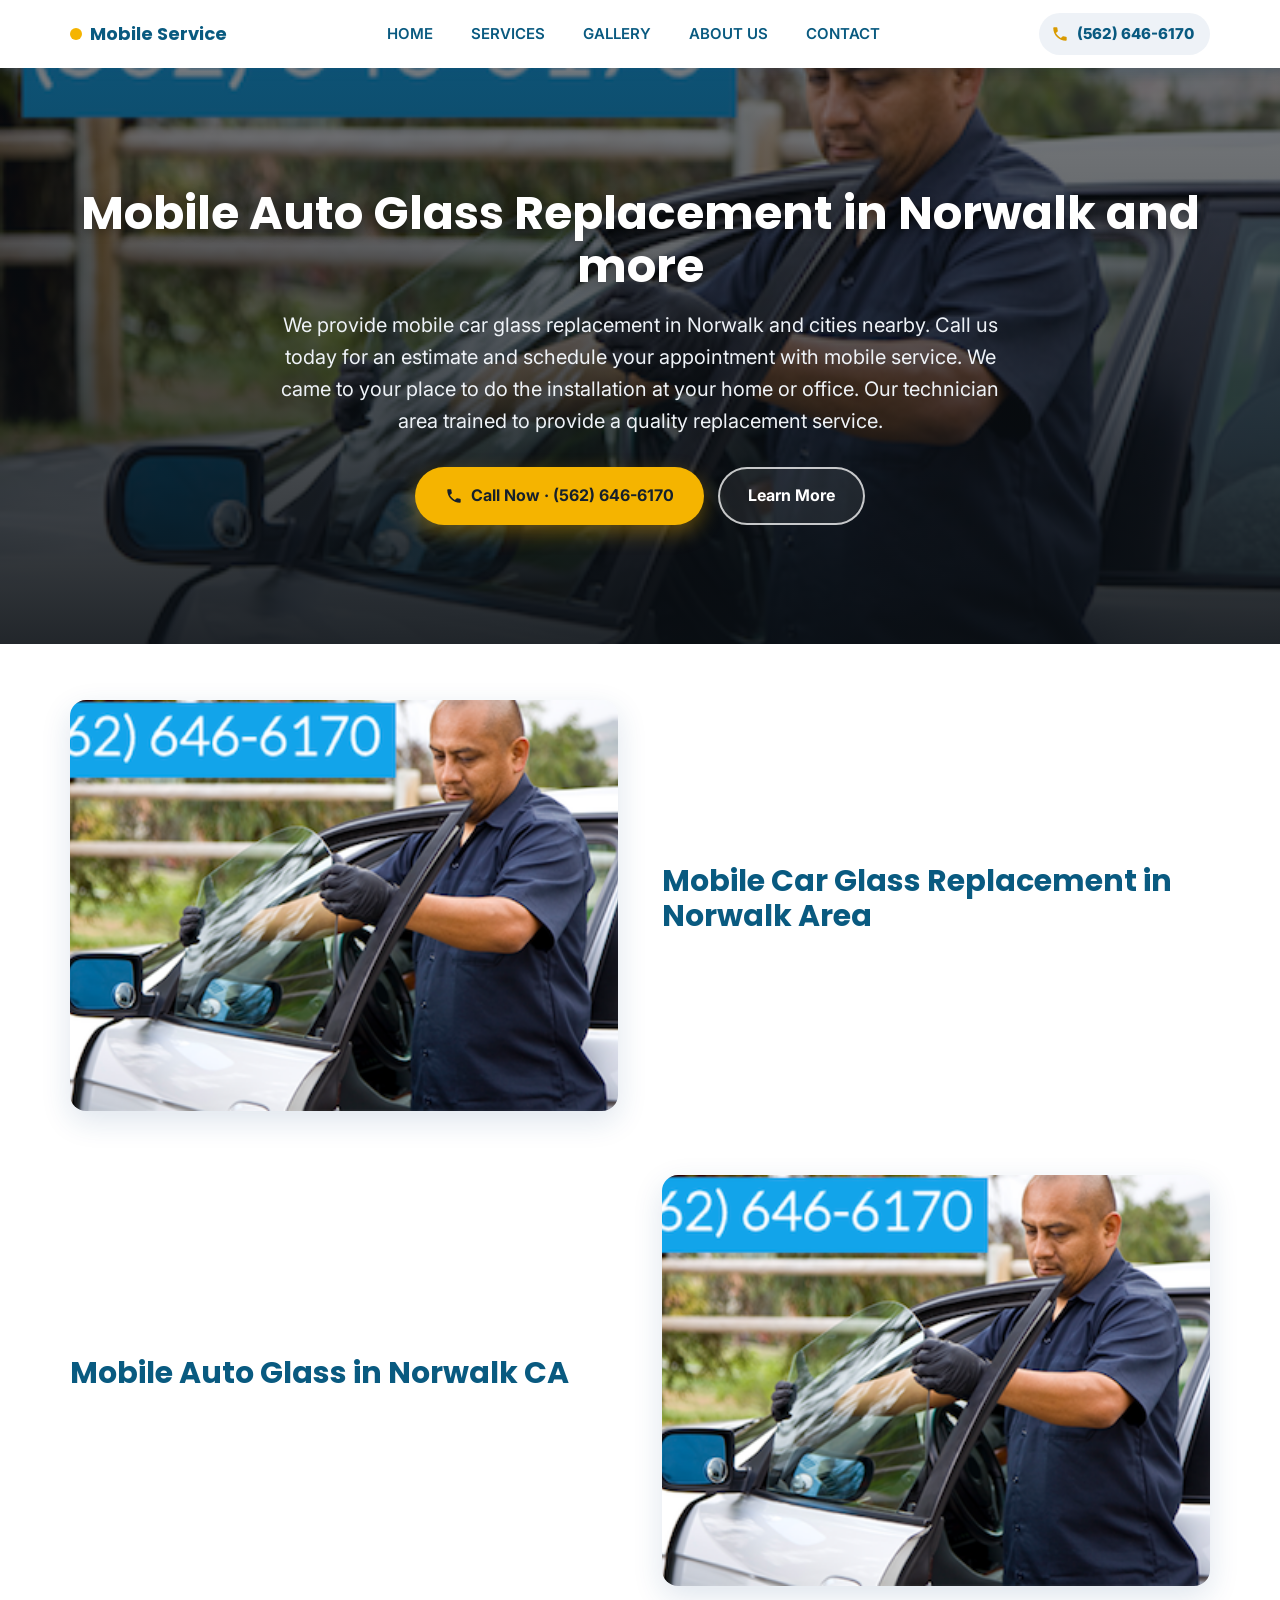
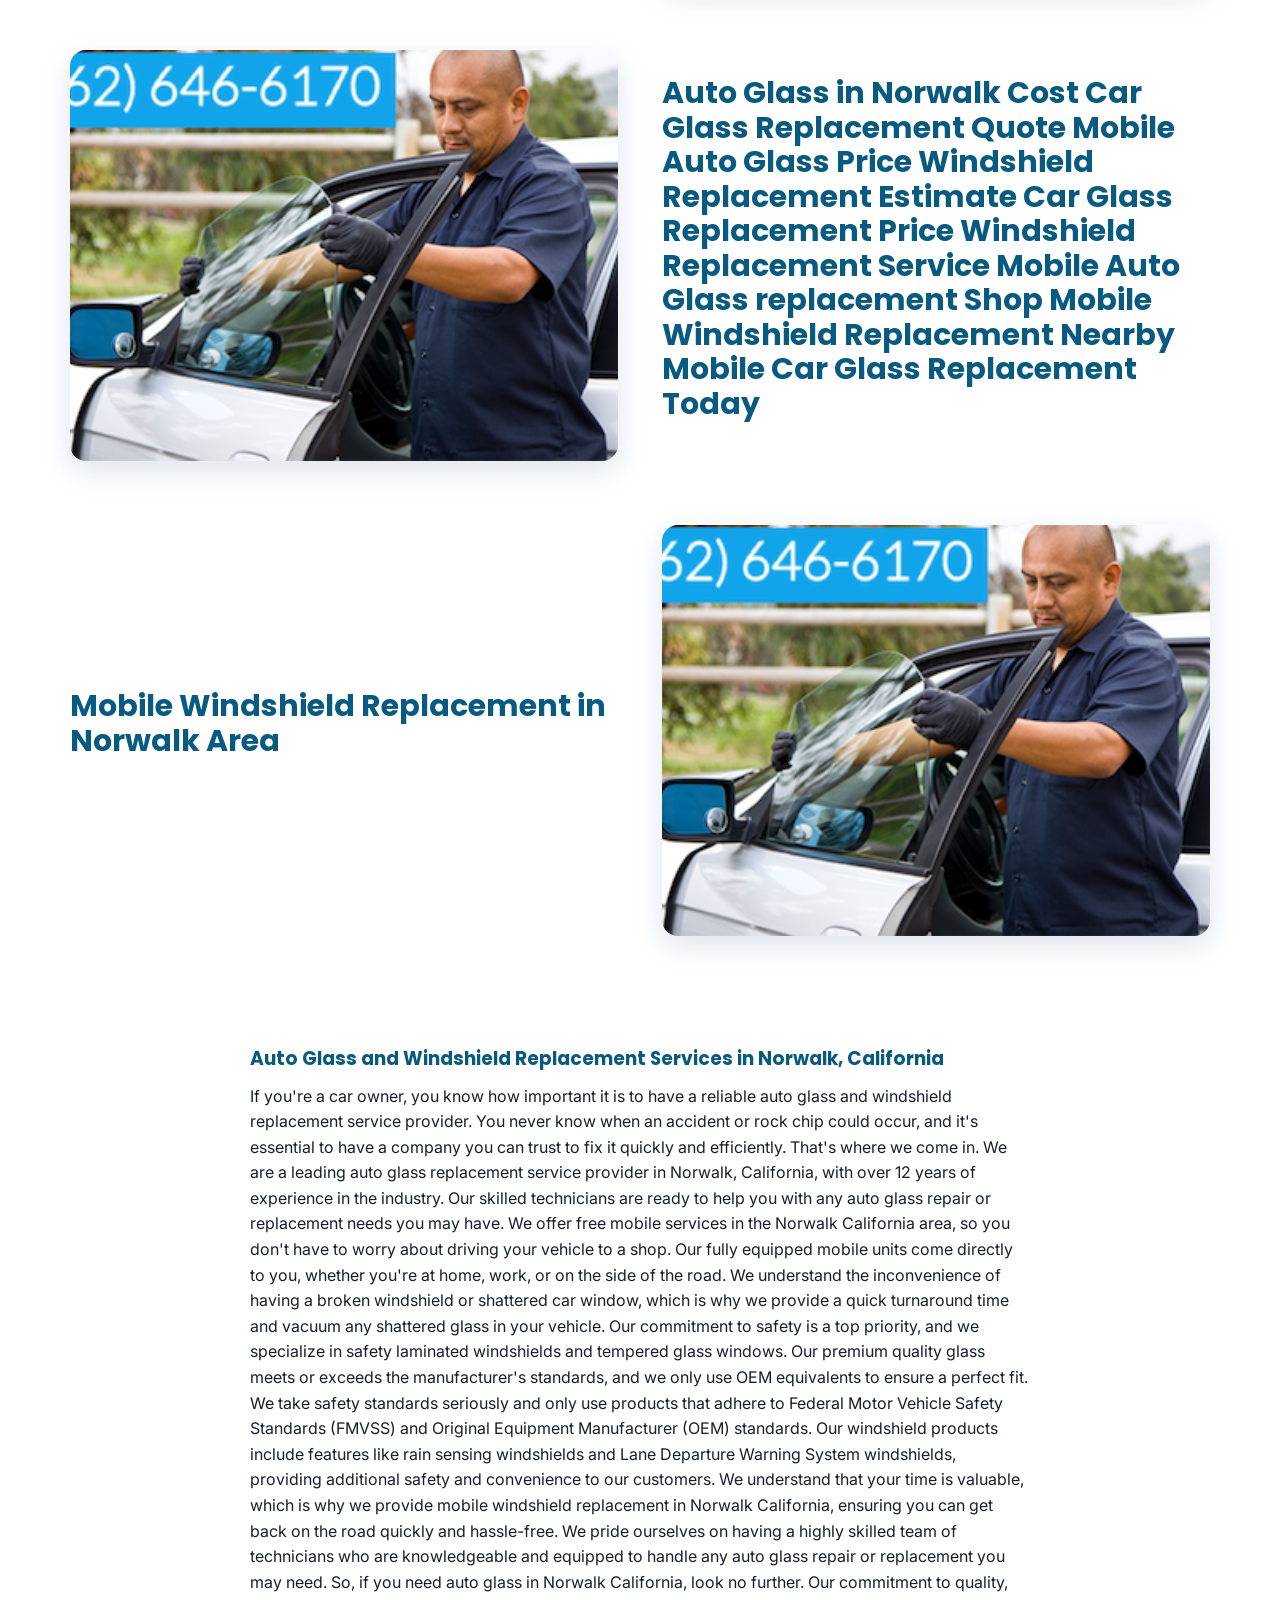
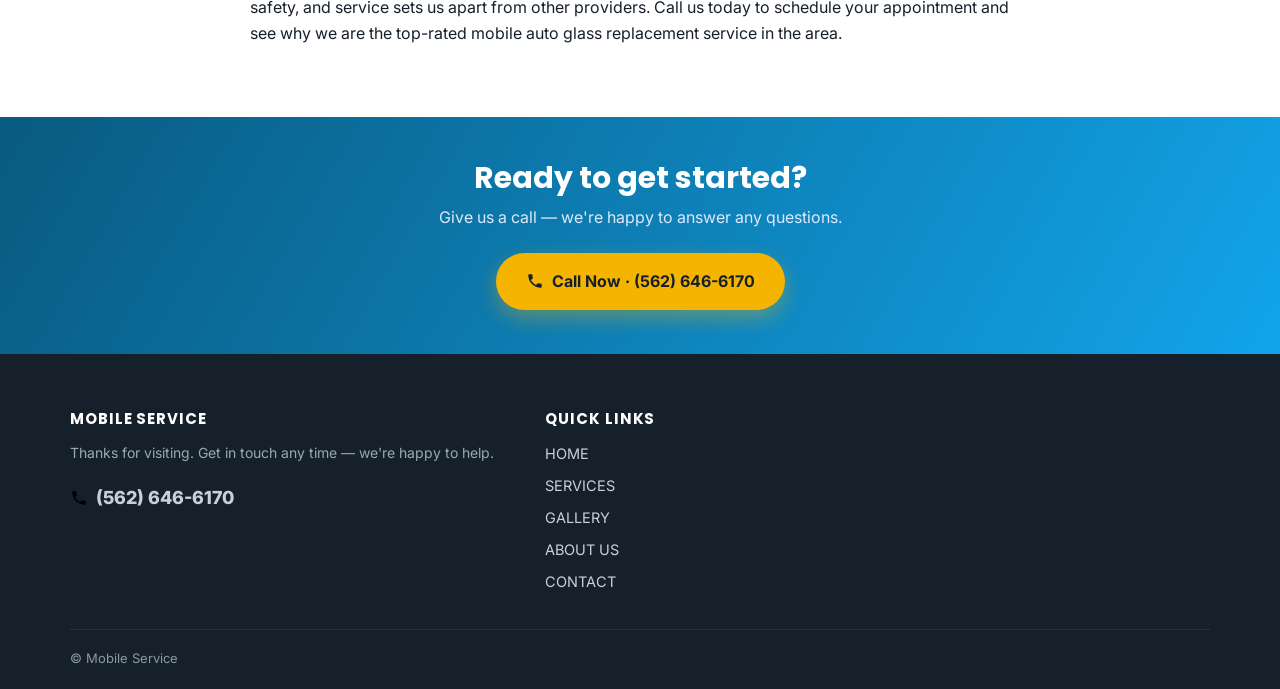
<file: windshield-repair-in-norwalk.html>
<!DOCTYPE html>
<html lang="en">
<head>
<meta charset="utf-8"/>
<meta name="viewport" content="width=device-width, initial-scale=1"/>
<title>Mobile Auto Glass Repair in Norwalk and Windshield Replacement</title>
<meta name="description" content="(562) 646-6170 We provide mobile auto glass repair in Norwalk and all nearby cities. Call today and get a quote. Get your windshield replacement with mobile service to your place. Our technicians come to you to install it."/>
<link rel="preconnect" href="https://fonts.googleapis.com">
<link href="assets/redesign.css" rel="stylesheet"/>
</head>
<body>

<header class="site-header">
  <div class="header-bar">
    <a href="index.html" class="brand"><span class="dot"></span>Mobile Service</a>
    <nav class="main-nav"><a href="index.html">HOME</a><a href="windshield-repair-in-norwalk.html">SERVICES</a><a href="windshield-repair-in-paramount.html">GALLERY</a><a href="windshield-repair-in-lakewood.html">ABOUT US</a><a href="windshield-repair-in-artesia.html">CONTACT</a></nav>
    <div class="header-cta">
      <a class="phone-pill" href="tel:5626466170"><svg viewBox="0 0 24 24"><path d="M6.6 10.8c1.4 2.8 3.8 5.1 6.6 6.6l2.2-2.2c.3-.3.7-.4 1-.2 1.1.4 2.3.6 3.5.6.6 0 1 .4 1 1V20c0 .6-.4 1-1 1C10.6 21 3 13.4 3 4c0-.6.4-1 1-1h3.5c.6 0 1 .4 1 1 0 1.2.2 2.4.6 3.5.1.4 0 .8-.3 1L6.6 10.8z"/></svg><span class="btn-label">(562) 646-6170</span></a>
      <button class="nav-toggle" aria-label="Open menu"><span></span><span></span><span></span></button>
    </div>
  </div>
  <div class="nav-backdrop"></div>
</header>


<section class="hero" style="background-image:url('images/img_942b62582d.png')">
  <div class="hero-inner">
    <h1>Mobile Auto Glass Replacement in Norwalk and more</h1>
    <p class="lead">We provide mobile car glass replacement in Norwalk and cities nearby. Call us today for an estimate and schedule your appointment with mobile service. We came to your place to do the installation at your home or office. Our technician area trained to provide a quality replacement service.</p>
    <div class="hero-actions">
      <a class="btn btn-accent" href="tel:5626466170"><svg viewBox="0 0 24 24"><path d="M6.6 10.8c1.4 2.8 3.8 5.1 6.6 6.6l2.2-2.2c.3-.3.7-.4 1-.2 1.1.4 2.3.6 3.5.6.6 0 1 .4 1 1V20c0 .6-.4 1-1 1C10.6 21 3 13.4 3 4c0-.6.4-1 1-1h3.5c.6 0 1 .4 1 1 0 1.2.2 2.4.6 3.5.1.4 0 .8-.3 1L6.6 10.8z"/></svg> Call Now &middot; (562) 646-6170</a>
      <a class="btn btn-outline" href="#more">Learn More</a>
    </div>
  </div>
</section>
<section class="section" id="more"><div class="container">
<div class="feature-row">
  <div class="feature-media"><img src="images/img_942b62582d.png" alt="Mobile Car Glass Replacement in Norwalk Area" loading="lazy"/></div>
  <div class="feature-text">
    <h2>Mobile Car Glass Replacement in Norwalk Area</h2>
    <p></p>
  </div>
</div>

<div class="feature-row reverse">
  <div class="feature-media"><img src="images/img_942b62582d.png" alt="Mobile Auto Glass in Norwalk CA" loading="lazy"/></div>
  <div class="feature-text">
    <h2>Mobile Auto Glass in Norwalk CA</h2>
    <p></p>
  </div>
</div>

<div class="feature-row">
  <div class="feature-media"><img src="images/img_942b62582d.png" alt="Auto Glass in Norwalk Cost Car Glass Replacement Quote Mobile Auto Glass Price Windshield Replacement Estimate Car Glass Replacement Price Windshield Replacement Service Mobile Auto Glass replacement Shop Mobile Windshield Replacement Nearby Mobile Car Glass Replacement Today" loading="lazy"/></div>
  <div class="feature-text">
    <h2>Auto Glass in Norwalk Cost Car Glass Replacement Quote Mobile Auto Glass Price Windshield Replacement Estimate Car Glass Replacement Price Windshield Replacement Service Mobile Auto Glass replacement Shop Mobile Windshield Replacement Nearby Mobile Car Glass Replacement Today</h2>
    <p></p>
  </div>
</div>

<div class="feature-row reverse">
  <div class="feature-media"><img src="images/img_942b62582d.png" alt="Mobile Windshield Replacement in Norwalk Area" loading="lazy"/></div>
  <div class="feature-text">
    <h2>Mobile Windshield Replacement in Norwalk Area</h2>
    <p></p>
  </div>
</div>
</div></section><section class="section"><div class="container" style="max-width:820px;"><h3>Auto Glass and Windshield Replacement Services in Norwalk, California</h3><p>If you&#x27;re a car owner, you know how important it is to have a reliable auto glass and windshield replacement service provider. You never know when an accident or rock chip could occur, and it&#x27;s essential to have a company you can trust to fix it quickly and efficiently. That&#x27;s where we come in. We are a leading auto glass replacement service provider in Norwalk, California, with over 12 years of experience in the industry. Our skilled technicians are ready to help you with any auto glass repair or replacement needs you may have. We offer free mobile services in the Norwalk California area, so you don&#x27;t have to worry about driving your vehicle to a shop. Our fully equipped mobile units come directly to you, whether you&#x27;re at home, work, or on the side of the road. We understand the inconvenience of having a broken windshield or shattered car window, which is why we provide a quick turnaround time and vacuum any shattered glass in your vehicle. Our commitment to safety is a top priority, and we specialize in safety laminated windshields and tempered glass windows. Our premium quality glass meets or exceeds the manufacturer&#x27;s standards, and we only use OEM equivalents to ensure a perfect fit. We take safety standards seriously and only use products that adhere to Federal Motor Vehicle Safety Standards (FMVSS) and Original Equipment Manufacturer (OEM) standards. Our windshield products include features like rain sensing windshields and Lane Departure Warning System windshields, providing additional safety and convenience to our customers. We understand that your time is valuable, which is why we provide mobile windshield replacement in Norwalk California, ensuring you can get back on the road quickly and hassle-free. We pride ourselves on having a highly skilled team of technicians who are knowledgeable and equipped to handle any auto glass repair or replacement you may need. So, if you need auto glass in Norwalk California, look no further. Our commitment to quality, safety, and service sets us apart from other providers. Call us today to schedule your appointment and see why we are the top-rated mobile auto glass replacement service in the area.</p></div></section>
<section class="cta-band">
  <div class="container">
    <h2>Ready to get started?</h2>
    <p>Give us a call — we're happy to answer any questions.</p>
    <a class="btn btn-accent" href="tel:5626466170"><svg viewBox="0 0 24 24"><path d="M6.6 10.8c1.4 2.8 3.8 5.1 6.6 6.6l2.2-2.2c.3-.3.7-.4 1-.2 1.1.4 2.3.6 3.5.6.6 0 1 .4 1 1V20c0 .6-.4 1-1 1C10.6 21 3 13.4 3 4c0-.6.4-1 1-1h3.5c.6 0 1 .4 1 1 0 1.2.2 2.4.6 3.5.1.4 0 .8-.3 1L6.6 10.8z"/></svg> Call Now &middot; (562) 646-6170</a>
  </div>
</section>


<footer class="site-footer">
  <div class="container">
    <div class="footer-grid">
      <div class="footer-brand">
        <h4>Mobile Service</h4>
        <p>Thanks for visiting. Get in touch any time — we're happy to help.</p>
        <a class="footer-phone" href="tel:5626466170"><svg viewBox="0 0 24 24"><path d="M6.6 10.8c1.4 2.8 3.8 5.1 6.6 6.6l2.2-2.2c.3-.3.7-.4 1-.2 1.1.4 2.3.6 3.5.6.6 0 1 .4 1 1V20c0 .6-.4 1-1 1C10.6 21 3 13.4 3 4c0-.6.4-1 1-1h3.5c.6 0 1 .4 1 1 0 1.2.2 2.4.6 3.5.1.4 0 .8-.3 1L6.6 10.8z"/></svg> (562) 646-6170</a>
      </div>
      <div>
        <h4>Quick Links</h4>
        <div class="footer-links"><a href="index.html">HOME</a><a href="windshield-repair-in-norwalk.html">SERVICES</a><a href="windshield-repair-in-paramount.html">GALLERY</a><a href="windshield-repair-in-lakewood.html">ABOUT US</a><a href="windshield-repair-in-artesia.html">CONTACT</a></div>
      </div>
      
    </div>
    <div class="footer-bottom">
      <span>&copy; Mobile Service</span>
    </div>
    
  </div>
</footer>

<script src="assets/redesign.js"></script>
</body>
</html>
</file>
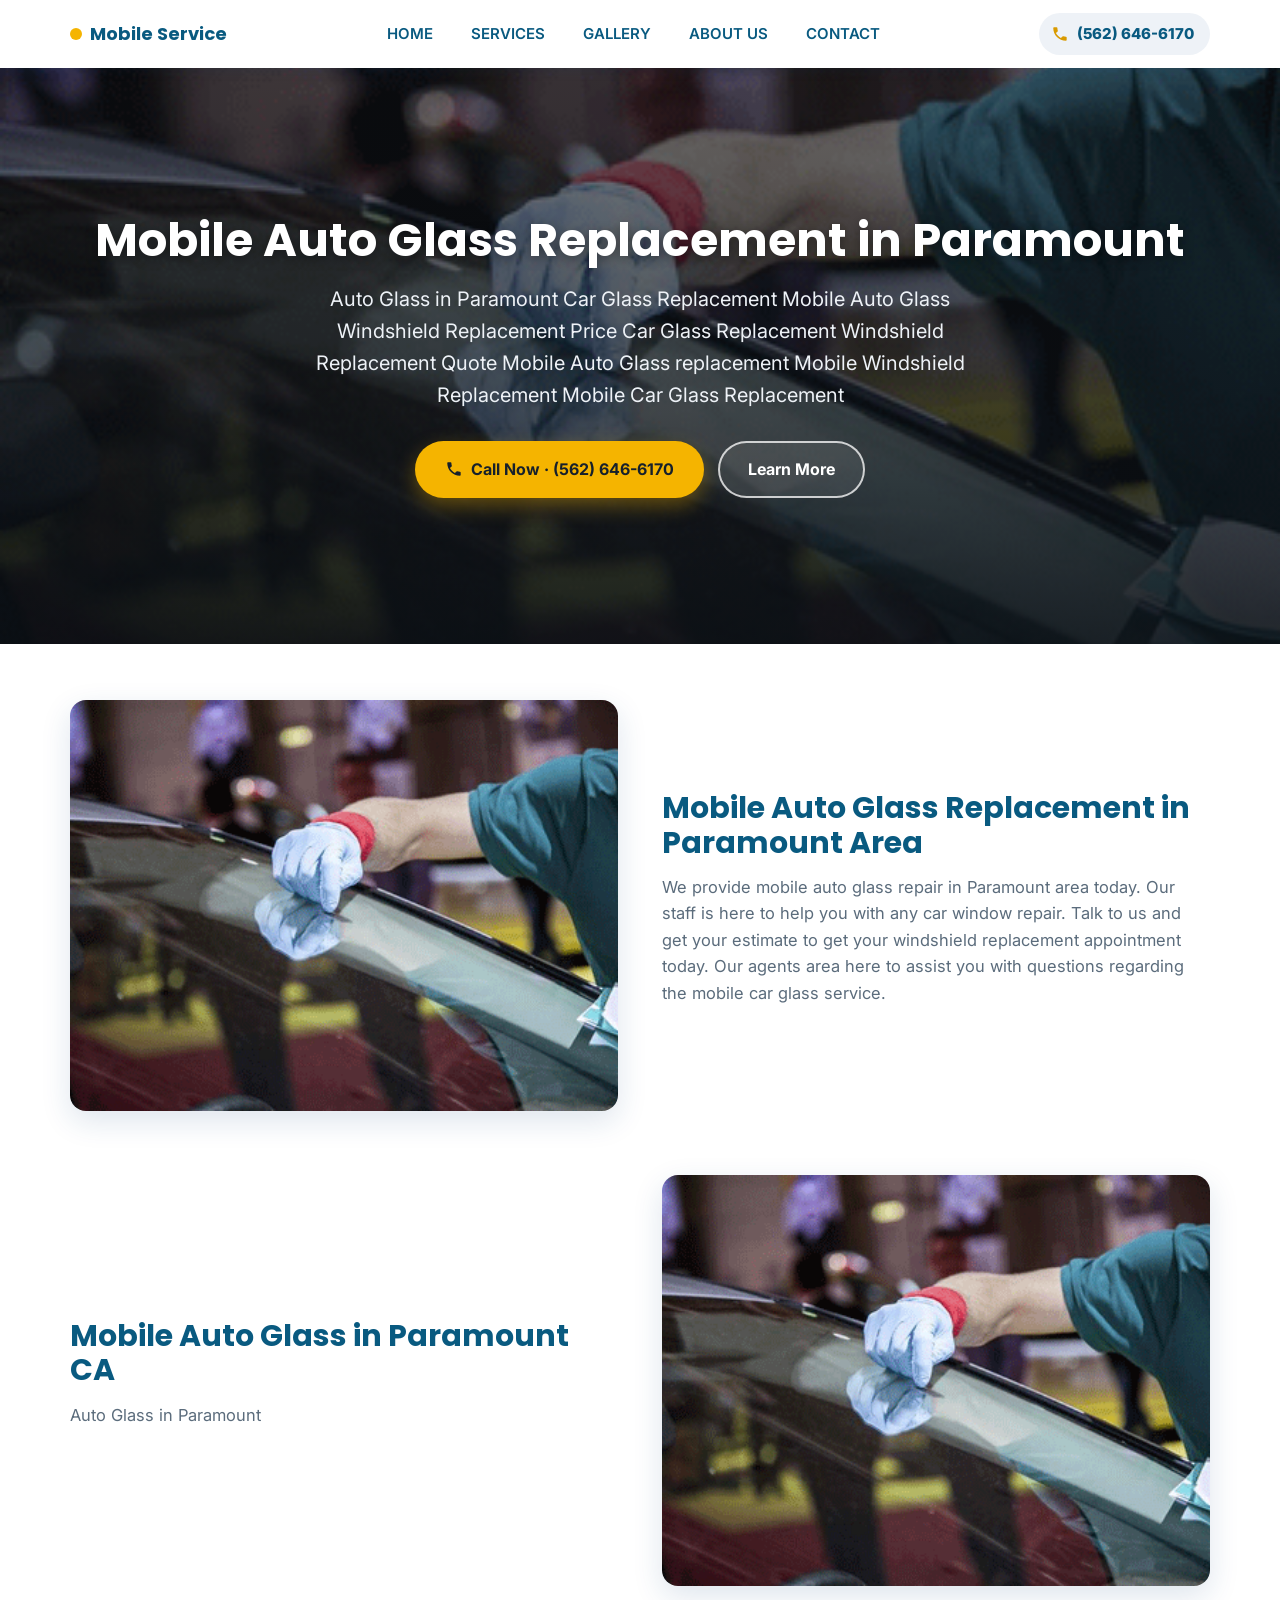
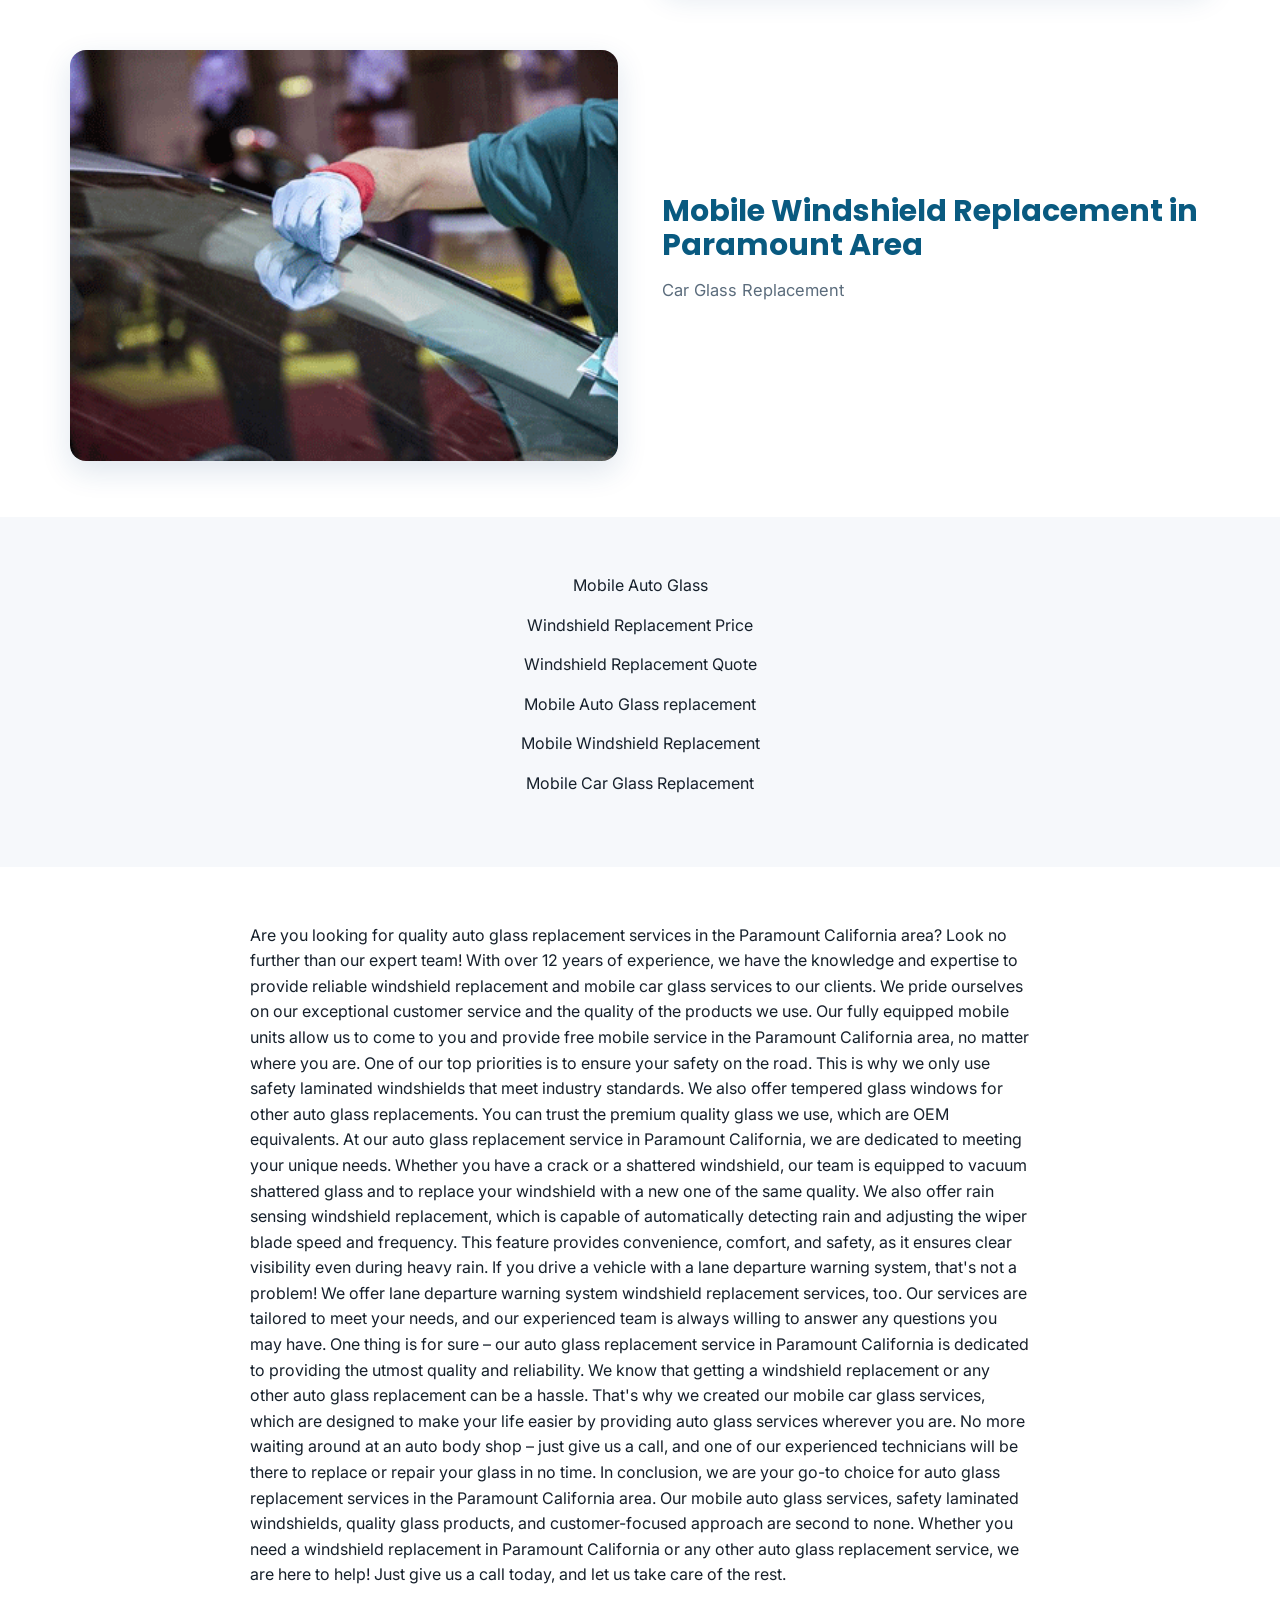
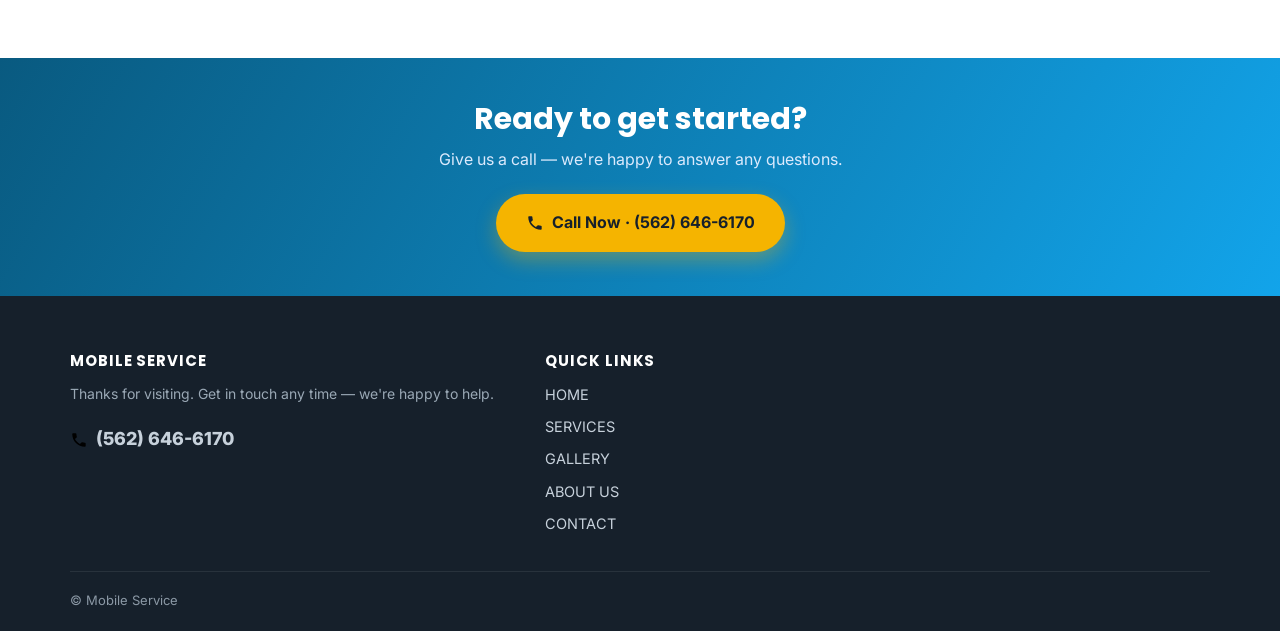
<file: windshield-repair-in-paramount.html>
<!DOCTYPE html>
<html lang="en">
<head>
<meta charset="utf-8"/>
<meta name="viewport" content="width=device-width, initial-scale=1"/>
<title>Mobile Auto Glass Repair in Paramount and Windshield Replacement</title>
<meta name="description" content="(562) 646-6170 We offer mobile auto glass replacement in Paramount and all nearby cities in the area. Give us a call today and get your estimate over the phone. We provide mobile service so that you dont have to be driving around with a broken window with shattered glass all over the seats."/>
<link rel="preconnect" href="https://fonts.googleapis.com">
<link href="assets/redesign.css" rel="stylesheet"/>
</head>
<body>

<header class="site-header">
  <div class="header-bar">
    <a href="index.html" class="brand"><span class="dot"></span>Mobile Service</a>
    <nav class="main-nav"><a href="index.html">HOME</a><a href="windshield-repair-in-norwalk.html">SERVICES</a><a href="windshield-repair-in-paramount.html">GALLERY</a><a href="windshield-repair-in-lakewood.html">ABOUT US</a><a href="windshield-repair-in-artesia.html">CONTACT</a></nav>
    <div class="header-cta">
      <a class="phone-pill" href="tel:5626466170"><svg viewBox="0 0 24 24"><path d="M6.6 10.8c1.4 2.8 3.8 5.1 6.6 6.6l2.2-2.2c.3-.3.7-.4 1-.2 1.1.4 2.3.6 3.5.6.6 0 1 .4 1 1V20c0 .6-.4 1-1 1C10.6 21 3 13.4 3 4c0-.6.4-1 1-1h3.5c.6 0 1 .4 1 1 0 1.2.2 2.4.6 3.5.1.4 0 .8-.3 1L6.6 10.8z"/></svg><span class="btn-label">(562) 646-6170</span></a>
      <button class="nav-toggle" aria-label="Open menu"><span></span><span></span><span></span></button>
    </div>
  </div>
  <div class="nav-backdrop"></div>
</header>


<section class="hero" style="background-image:url('images/windshield-repair-in-Downey-ca.png')">
  <div class="hero-inner">
    <h1>Mobile Auto Glass Replacement in Paramount</h1>
    <p class="lead">Auto Glass in Paramount Car Glass Replacement Mobile Auto Glass Windshield Replacement Price Car Glass Replacement Windshield Replacement Quote Mobile Auto Glass replacement Mobile Windshield Replacement Mobile Car Glass Replacement</p>
    <div class="hero-actions">
      <a class="btn btn-accent" href="tel:5626466170"><svg viewBox="0 0 24 24"><path d="M6.6 10.8c1.4 2.8 3.8 5.1 6.6 6.6l2.2-2.2c.3-.3.7-.4 1-.2 1.1.4 2.3.6 3.5.6.6 0 1 .4 1 1V20c0 .6-.4 1-1 1C10.6 21 3 13.4 3 4c0-.6.4-1 1-1h3.5c.6 0 1 .4 1 1 0 1.2.2 2.4.6 3.5.1.4 0 .8-.3 1L6.6 10.8z"/></svg> Call Now &middot; (562) 646-6170</a>
      <a class="btn btn-outline" href="#more">Learn More</a>
    </div>
  </div>
</section>
<section class="section" id="more"><div class="container">
<div class="feature-row">
  <div class="feature-media"><img src="images/windshield-repair-in-Downey-ca.png" alt="Mobile Auto Glass Replacement in Paramount Area" loading="lazy"/></div>
  <div class="feature-text">
    <h2>Mobile Auto Glass Replacement in Paramount Area</h2>
    <p>We provide mobile auto glass repair in Paramount area today. Our staff is here to help you with any car window repair. Talk to us and get your estimate to get your windshield replacement appointment today. Our agents area here to assist you with questions regarding the mobile car glass service.</p>
  </div>
</div>

<div class="feature-row reverse">
  <div class="feature-media"><img src="images/windshield-repair-in-Downey-ca.png" alt="Mobile Auto Glass in Paramount CA" loading="lazy"/></div>
  <div class="feature-text">
    <h2>Mobile Auto Glass in Paramount CA</h2>
    <p>Auto Glass in Paramount</p>
  </div>
</div>

<div class="feature-row">
  <div class="feature-media"><img src="images/windshield-repair-in-Downey-ca.png" alt="Mobile Windshield Replacement in Paramount Area" loading="lazy"/></div>
  <div class="feature-text">
    <h2>Mobile Windshield Replacement in Paramount Area</h2>
    <p>Car Glass Replacement</p>
  </div>
</div>
</div></section><section class="section section-alt"><div class="container" style="max-width:820px; text-align:center;"><p>Mobile Auto Glass</p><p>Windshield Replacement Price</p><p>Windshield Replacement Quote</p><p>Mobile Auto Glass replacement</p><p>Mobile Windshield Replacement</p><p>Mobile Car Glass Replacement</p></div></section><section class="section"><div class="container" style="max-width:820px;"><p>Are you looking for quality auto glass replacement services in the Paramount California area? Look no further than our expert team! With over 12 years of experience, we have the knowledge and expertise to provide reliable windshield replacement and mobile car glass services to our clients. We pride ourselves on our exceptional customer service and the quality of the products we use. Our fully equipped mobile units allow us to come to you and provide free mobile service in the Paramount California area, no matter where you are. One of our top priorities is to ensure your safety on the road. This is why we only use safety laminated windshields that meet industry standards. We also offer tempered glass windows for other auto glass replacements. You can trust the premium quality glass we use, which are OEM equivalents. At our auto glass replacement service in Paramount California, we are dedicated to meeting your unique needs. Whether you have a crack or a shattered windshield, our team is equipped to vacuum shattered glass and to replace your windshield with a new one of the same quality. We also offer rain sensing windshield replacement, which is capable of automatically detecting rain and adjusting the wiper blade speed and frequency. This feature provides convenience, comfort, and safety, as it ensures clear visibility even during heavy rain. If you drive a vehicle with a lane departure warning system, that&#x27;s not a problem! We offer lane departure warning system windshield replacement services, too. Our services are tailored to meet your needs, and our experienced team is always willing to answer any questions you may have. One thing is for sure – our auto glass replacement service in Paramount California is dedicated to providing the utmost quality and reliability. We know that getting a windshield replacement or any other auto glass replacement can be a hassle. That&#x27;s why we created our mobile car glass services, which are designed to make your life easier by providing auto glass services wherever you are. No more waiting around at an auto body shop – just give us a call, and one of our experienced technicians will be there to replace or repair your glass in no time. In conclusion, we are your go-to choice for auto glass replacement services in the Paramount California area. Our mobile auto glass services, safety laminated windshields, quality glass products, and customer-focused approach are second to none. Whether you need a windshield replacement in Paramount California or any other auto glass replacement service, we are here to help! Just give us a call today, and let us take care of the rest.</p></div></section>
<section class="cta-band">
  <div class="container">
    <h2>Ready to get started?</h2>
    <p>Give us a call — we're happy to answer any questions.</p>
    <a class="btn btn-accent" href="tel:5626466170"><svg viewBox="0 0 24 24"><path d="M6.6 10.8c1.4 2.8 3.8 5.1 6.6 6.6l2.2-2.2c.3-.3.7-.4 1-.2 1.1.4 2.3.6 3.5.6.6 0 1 .4 1 1V20c0 .6-.4 1-1 1C10.6 21 3 13.4 3 4c0-.6.4-1 1-1h3.5c.6 0 1 .4 1 1 0 1.2.2 2.4.6 3.5.1.4 0 .8-.3 1L6.6 10.8z"/></svg> Call Now &middot; (562) 646-6170</a>
  </div>
</section>


<footer class="site-footer">
  <div class="container">
    <div class="footer-grid">
      <div class="footer-brand">
        <h4>Mobile Service</h4>
        <p>Thanks for visiting. Get in touch any time — we're happy to help.</p>
        <a class="footer-phone" href="tel:5626466170"><svg viewBox="0 0 24 24"><path d="M6.6 10.8c1.4 2.8 3.8 5.1 6.6 6.6l2.2-2.2c.3-.3.7-.4 1-.2 1.1.4 2.3.6 3.5.6.6 0 1 .4 1 1V20c0 .6-.4 1-1 1C10.6 21 3 13.4 3 4c0-.6.4-1 1-1h3.5c.6 0 1 .4 1 1 0 1.2.2 2.4.6 3.5.1.4 0 .8-.3 1L6.6 10.8z"/></svg> (562) 646-6170</a>
      </div>
      <div>
        <h4>Quick Links</h4>
        <div class="footer-links"><a href="index.html">HOME</a><a href="windshield-repair-in-norwalk.html">SERVICES</a><a href="windshield-repair-in-paramount.html">GALLERY</a><a href="windshield-repair-in-lakewood.html">ABOUT US</a><a href="windshield-repair-in-artesia.html">CONTACT</a></div>
      </div>
      
    </div>
    <div class="footer-bottom">
      <span>&copy; Mobile Service</span>
    </div>
    
  </div>
</footer>

<script src="assets/redesign.js"></script>
</body>
</html>
</file>
<file: assets/redesign.css>
@import url('https://fonts.googleapis.com/css2?family=Poppins:wght@600;700;800&family=Inter:wght@400;500;600&display=swap');

:root{
  --primary:#12a4ea;
  --primary-dark:#0e7fb6;
  --primary-darker:#095a80;
  --accent:#f5b400;
  --accent-dark:#d99a00;
  --ink:#16202b;
  --gray-50:#f6f8fb;
  --gray-100:#eef2f7;
  --gray-300:#c9d3dd;
  --gray-600:#5b6c7c;
  --white:#ffffff;
  --radius:16px;
  --shadow:0 10px 30px rgba(18,74,125,.14);
  --shadow-sm:0 4px 14px rgba(18,74,125,.12);
  --container:1180px;
  --font-body:"Inter", system-ui, -apple-system, Segoe UI, Roboto, Arial, sans-serif;
  --font-display:"Poppins", var(--font-body);
}

*{ box-sizing:border-box; }
html{ -webkit-text-size-adjust:100%; scroll-behavior:smooth; }
body{ margin:0; font-family:var(--font-body); color:var(--ink); background:var(--white); line-height:1.6; overflow-x:hidden; }
img{ max-width:100%; height:auto; display:block; }
a{ color:inherit; text-decoration:none; }
h1,h2,h3,h4{ font-family:var(--font-display); line-height:1.15; margin:0 0 14px; color:var(--primary-darker); }
p{ margin:0 0 14px; }
svg{ width:1em; height:1em; }
.container{ width:100%; max-width:var(--container); margin:0 auto; padding:0 20px; }
.section{ padding:56px 0; }
.section-alt{ background:var(--gray-50); }
.eyebrow{ display:inline-block; font-family:var(--font-display); font-style:italic; font-weight:600; font-size:16px; color:var(--accent-dark); margin-bottom:4px; }
.section-head{ text-align:center; max-width:720px; margin:0 auto 36px; }
.section-head h2{ font-size:clamp(24px,4vw,34px); }
.section-head p{ color:var(--gray-600); font-size:17px; }
.btn{ display:inline-flex; align-items:center; gap:8px; justify-content:center; padding:14px 28px; border-radius:50px; font-weight:700; font-size:16px; border:2px solid transparent; cursor:pointer; transition:transform .15s ease, box-shadow .15s ease, background .15s ease; white-space:nowrap; }
.btn svg{ width:18px; height:18px; flex:none; fill:currentColor; }
.btn:active{ transform:scale(.97); }
.btn-accent{ background:var(--accent); color:var(--ink); box-shadow:0 8px 20px rgba(245,180,0,.35); }
.btn-accent:hover{ background:var(--accent-dark); }
.btn-outline{ background:rgba(255,255,255,.08); color:var(--white); border-color:rgba(255,255,255,.75); }
.btn-outline:hover{ background:rgba(255,255,255,.18); }
.btn-primary{ background:var(--primary); color:#fff; box-shadow:0 8px 20px rgba(0,0,0,.2); }
.btn-primary:hover{ background:var(--primary-dark); }
.btn-block{ width:100%; }

.site-header{ position:sticky; top:0; z-index:500; background:var(--white); box-shadow:0 2px 12px rgba(18,74,125,.10); }
.header-bar{ display:flex; align-items:center; justify-content:space-between; padding:12px 20px; max-width:var(--container); margin:0 auto; gap:16px; }
.brand{ display:flex; align-items:center; gap:8px; font-family:var(--font-display); font-weight:700; color:var(--primary-darker); font-size:18px; white-space:nowrap; flex:none; }
.brand .dot{ width:12px; height:12px; border-radius:50%; background:var(--accent); flex:none; }
.main-nav{ display:flex; align-items:center; gap:6px; }
.main-nav a{ padding:10px 16px; border-radius:50px; font-weight:600; font-size:15px; color:var(--primary-darker); transition:background .15s ease, color .15s ease; }
.main-nav a:hover{ background:var(--primary); color:#fff; }
.header-cta{ display:flex; align-items:center; gap:12px; }
.phone-pill{ display:flex; align-items:center; gap:8px; background:var(--gray-100); padding:9px 16px 9px 12px; border-radius:50px; font-weight:800; color:var(--primary-darker); font-size:15px; }
.phone-pill svg{ width:18px; height:18px; fill:var(--accent-dark); flex:none; }
.nav-toggle{ display:none; width:46px; height:46px; border-radius:12px; border:none; background:var(--primary); flex-direction:column; align-items:center; justify-content:center; cursor:pointer; flex:none; padding:0; }
.nav-toggle span{ width:20px; height:2px; background:#fff; border-radius:2px; margin:2.5px 0; display:block; }

@media (max-width:900px){
  .main-nav{ position:fixed; top:0; right:0; bottom:0; left:auto; width:82%; max-width:340px; background:var(--white); flex-direction:column; align-items:stretch; gap:2px; padding:90px 20px 30px; box-shadow:-8px 0 30px rgba(0,0,0,.2); transform:translateX(100%); transition:transform .25s ease; overflow-y:auto; z-index:495; }
  body.nav-open .main-nav{ transform:translateX(0); }
  .main-nav a{ padding:14px 16px; border-bottom:1px solid var(--gray-100); border-radius:8px; }
  .nav-toggle{ display:flex; }
  .nav-backdrop{ display:none; position:fixed; top:0; right:0; bottom:0; left:0; background:rgba(10,20,30,.5); z-index:490; }
  body.nav-open .nav-backdrop{ display:block; }
  .header-cta .btn-label{ display:none; }
  .phone-pill{ font-size:0; padding:11px; }
  .phone-pill svg{ width:20px; height:20px; }
}

.hero{ position:relative; color:#fff; min-height:64vh; display:flex; align-items:center; background-size:cover; background-position:center; overflow:hidden; }
.hero::before{ content:""; position:absolute; top:0; right:0; bottom:0; left:0; background:linear-gradient(180deg, rgba(10,15,20,.55) 0%, rgba(10,15,20,.72) 60%, rgba(10,15,20,.9) 100%); }
.hero-inner{ position:relative; z-index:2; padding:70px 20px; max-width:var(--container); margin:0 auto; text-align:center; width:100%; }
.hero h1{ color:#fff; font-size:clamp(26px,5vw,46px); text-shadow:0 3px 12px rgba(0,0,0,.4); margin-bottom:16px; }
.hero p.lead{ font-size:clamp(16px,2.4vw,20px); max-width:720px; margin:0 auto 30px; color:#eef2f7; }
.hero-actions{ display:flex; gap:14px; justify-content:center; flex-wrap:wrap; }

.feature-row{ display:grid; grid-template-columns:1fr 1fr; gap:44px; align-items:center; margin-bottom:64px; }
.feature-row:last-child{ margin-bottom:0; }
.feature-row.reverse .feature-media{ order:2; }
.feature-media img{ border-radius:var(--radius); box-shadow:var(--shadow); width:100%; object-fit:cover; aspect-ratio:4/3; }
.feature-text h2{ font-size:clamp(22px,3.4vw,30px); }
.feature-text p{ color:var(--gray-600); font-size:16.5px; }
@media (max-width:820px){ .feature-row, .feature-row.reverse{ grid-template-columns:1fr; } .feature-row.reverse .feature-media{ order:0; } }

.grid{ display:grid; gap:24px; }
.grid-3{ grid-template-columns:repeat(3,1fr); }
.grid-4{ grid-template-columns:repeat(4,1fr); }
@media (max-width:900px){ .grid-3, .grid-4{ grid-template-columns:repeat(2,1fr); } }
@media (max-width:560px){ .grid-3, .grid-4{ grid-template-columns:1fr; } }

.card{ background:#fff; border-radius:var(--radius); overflow:hidden; box-shadow:var(--shadow-sm); transition:transform .18s ease, box-shadow .18s ease; }
.card:hover{ transform:translateY(-4px); box-shadow:var(--shadow); }
.card img{ width:100%; aspect-ratio:4/3; object-fit:cover; }
.card-body{ padding:16px 18px 20px; }
.card-body h3{ font-size:17px; margin-bottom:6px; }
.card-body p{ font-size:14px; color:var(--gray-600); margin:0; }

.gallery-card{ position:relative; border-radius:var(--radius); overflow:hidden; box-shadow:var(--shadow-sm); }
.gallery-card img{ width:100%; aspect-ratio:4/3; object-fit:cover; transition:transform .3s ease; }
.gallery-card:hover img{ transform:scale(1.06); }

.cta-band{ background:linear-gradient(120deg, var(--primary-darker), var(--primary)); color:#fff; padding:44px 0; text-align:center; }
.cta-band h2{ color:#fff; font-size:clamp(22px,3.6vw,30px); margin-bottom:10px; }
.cta-band p{ color:#dbeafd; margin-bottom:22px; }

.chip-grid{ display:flex; flex-wrap:wrap; gap:10px; justify-content:center; }
.chip{ background:var(--gray-100); color:var(--primary-darker); padding:10px 18px; border-radius:50px; font-weight:600; font-size:14.5px; transition:background .15s ease, color .15s ease; }
.chip:hover{ background:var(--primary); color:#fff; }

.site-footer{ background:var(--ink); color:#c7d1db; padding:56px 0 20px; }
.footer-grid{ display:grid; grid-template-columns:1.4fr 1fr 1fr; gap:34px; margin-bottom:36px; }
@media (max-width:900px){ .footer-grid{ grid-template-columns:1fr 1fr; } }
@media (max-width:560px){ .footer-grid{ grid-template-columns:1fr; } }
.footer-grid h4{ color:#fff; font-size:15px; text-transform:uppercase; letter-spacing:.06em; margin-bottom:14px; }
.site-footer a{ color:#c7d1db; }
.site-footer a:hover{ color:var(--accent); }
.footer-links{ display:flex; flex-direction:column; gap:9px; font-size:14.5px; }
.footer-brand p{ color:#9aa8b5; font-size:14px; }
.footer-phone{ display:inline-flex; align-items:center; gap:8px; color:#fff; font-weight:800; font-size:18px; margin-top:6px; }
.footer-bottom{ border-top:1px solid rgba(255,255,255,.08); padding-top:18px; display:flex; justify-content:space-between; flex-wrap:wrap; gap:10px; font-size:13px; color:#8b98a5; }
.seo-blurb{ font-size:11.5px; line-height:1.7; color:#5c6a77; margin-top:26px; padding-top:20px; border-top:1px solid rgba(255,255,255,.06); }

.notfound{ text-align:center; padding:110px 20px; }
.notfound h1{ font-size:clamp(48px,10vw,110px); color:var(--accent-dark); margin-bottom:6px; }

.simple-page{ max-width:820px; margin:0 auto; padding:70px 20px; }
</file>
